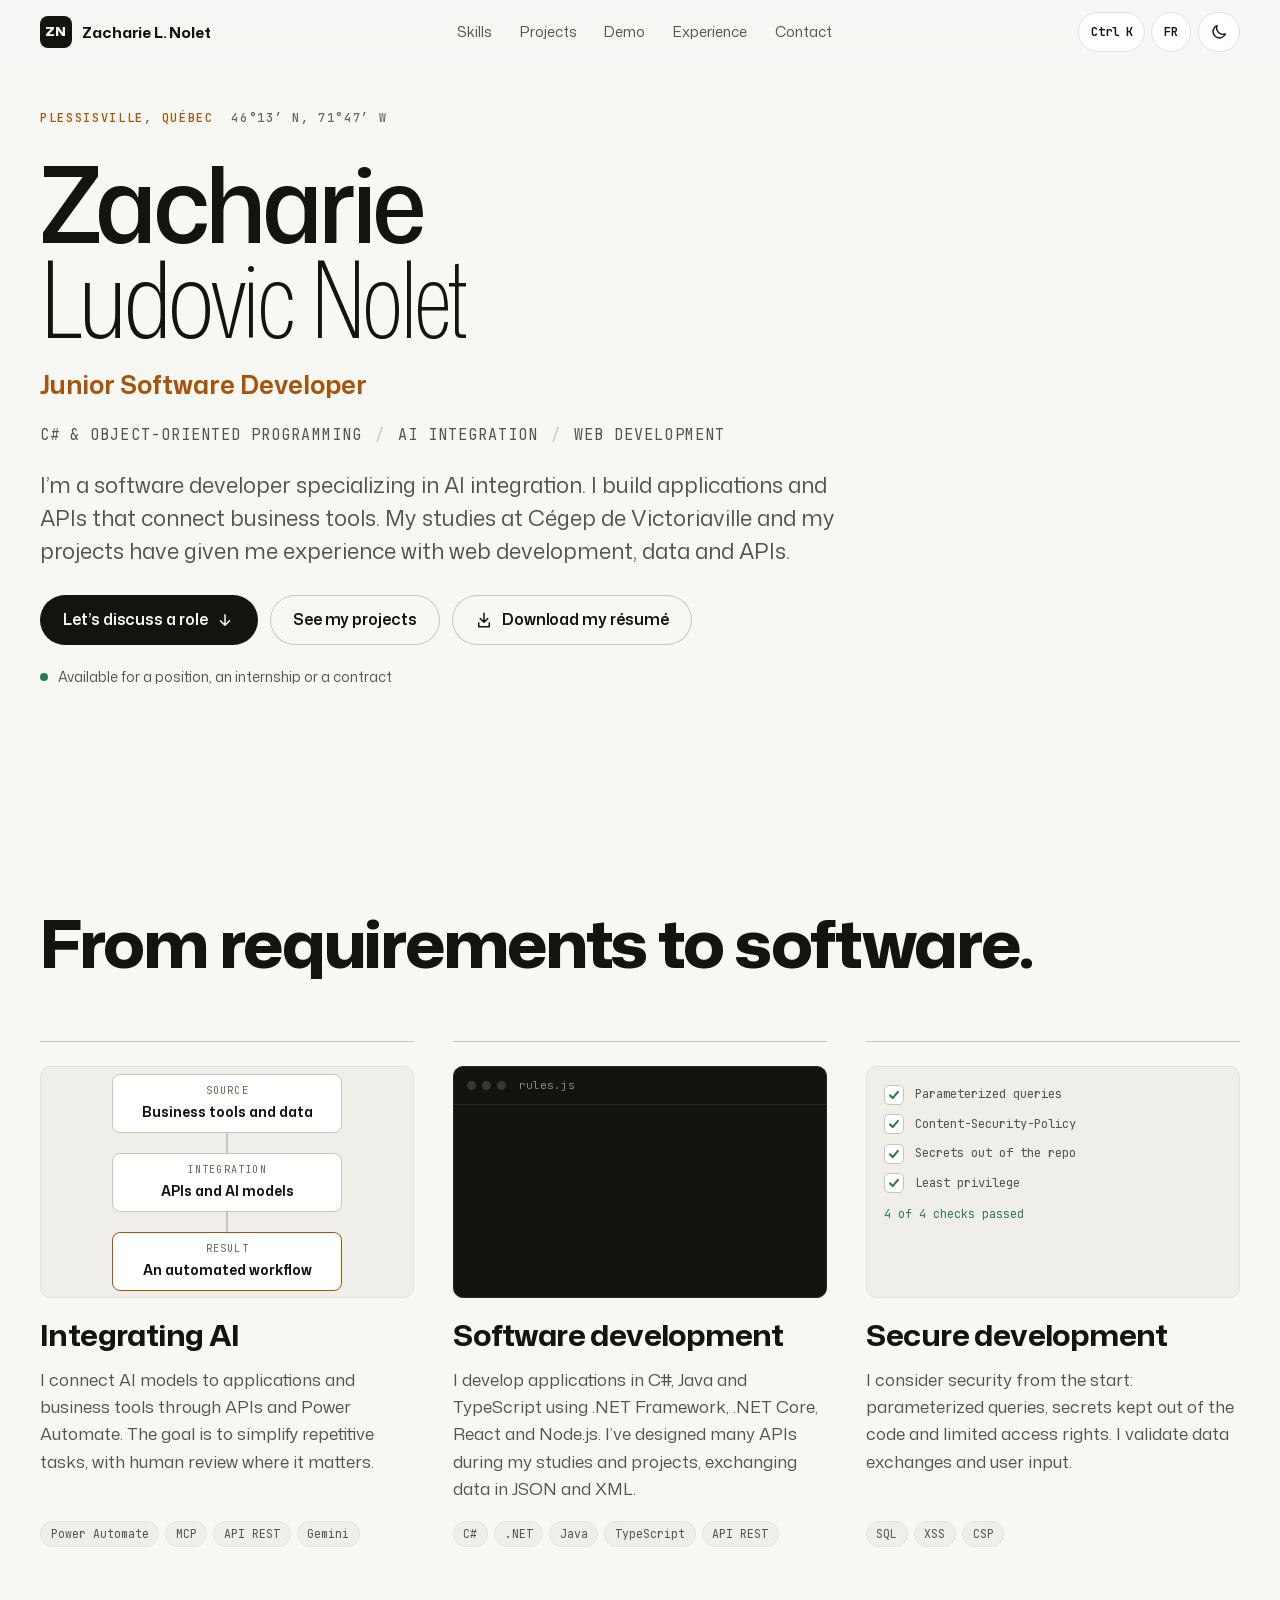
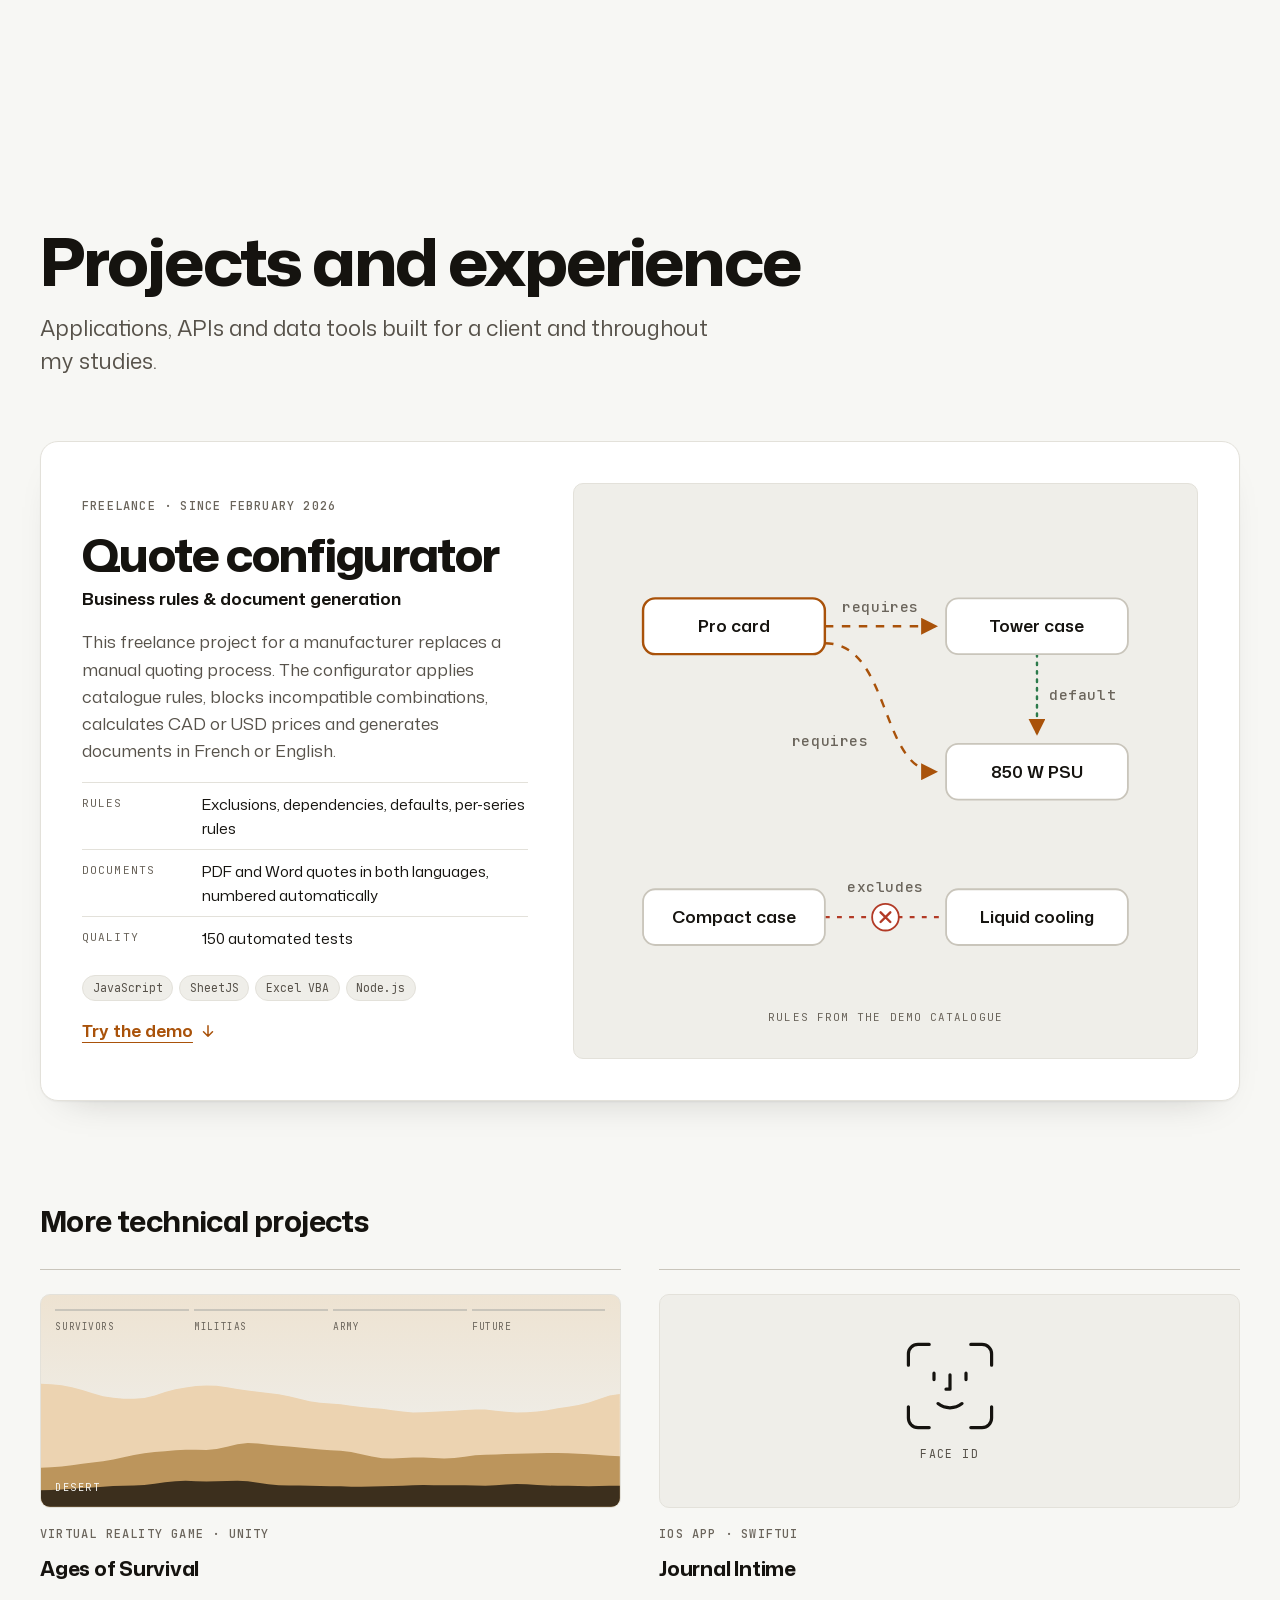
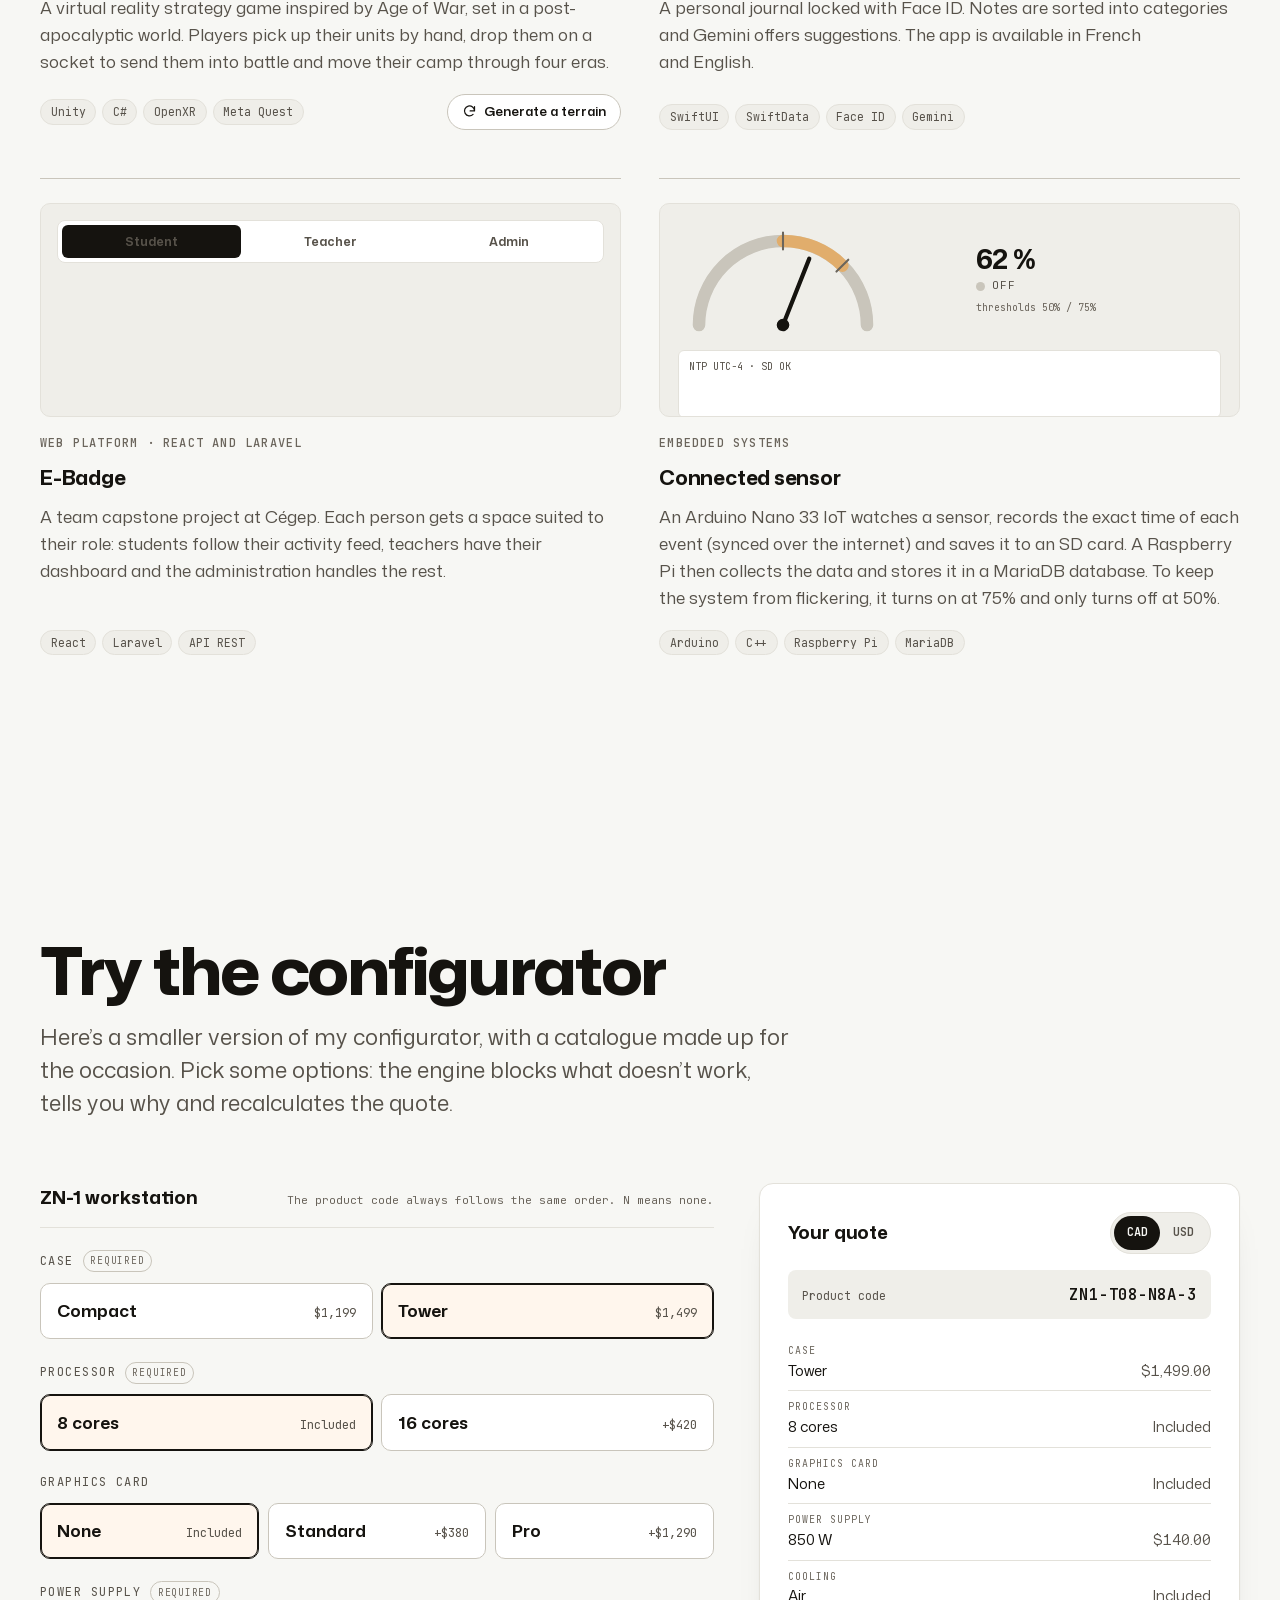
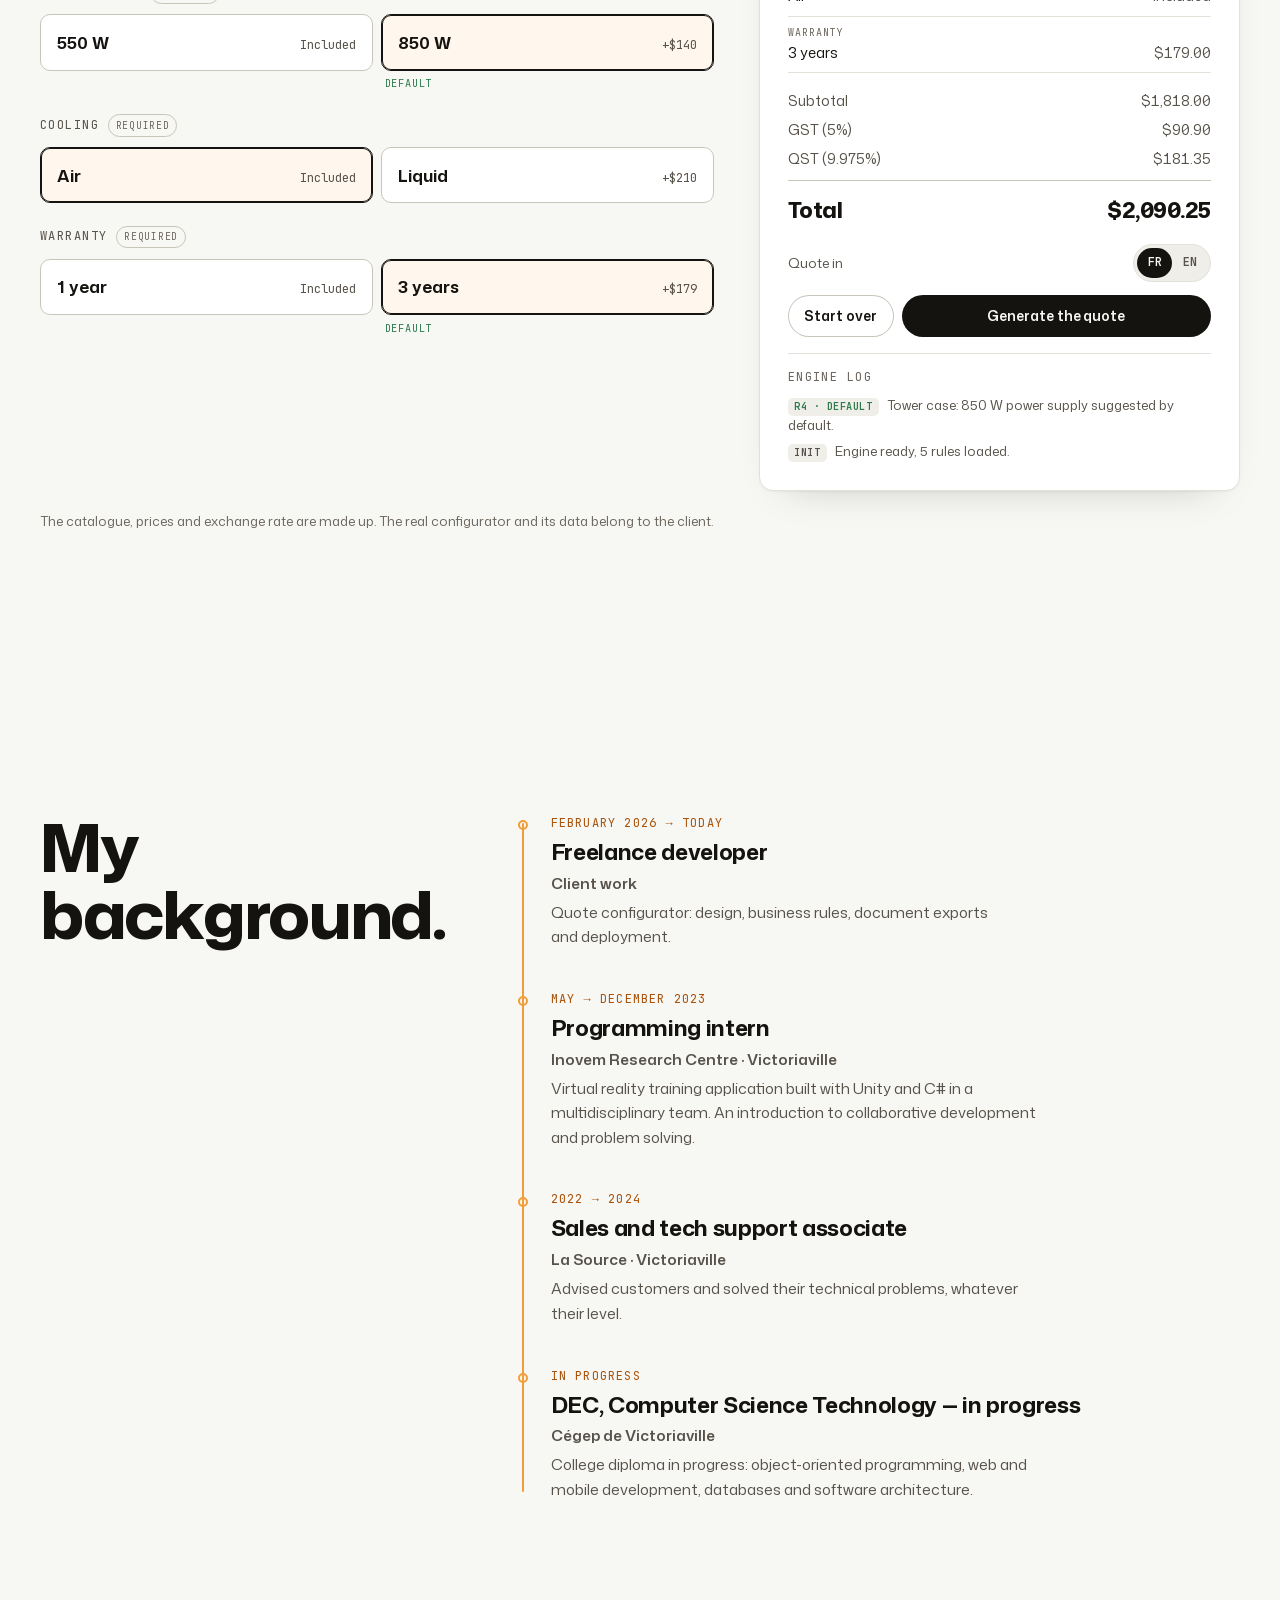
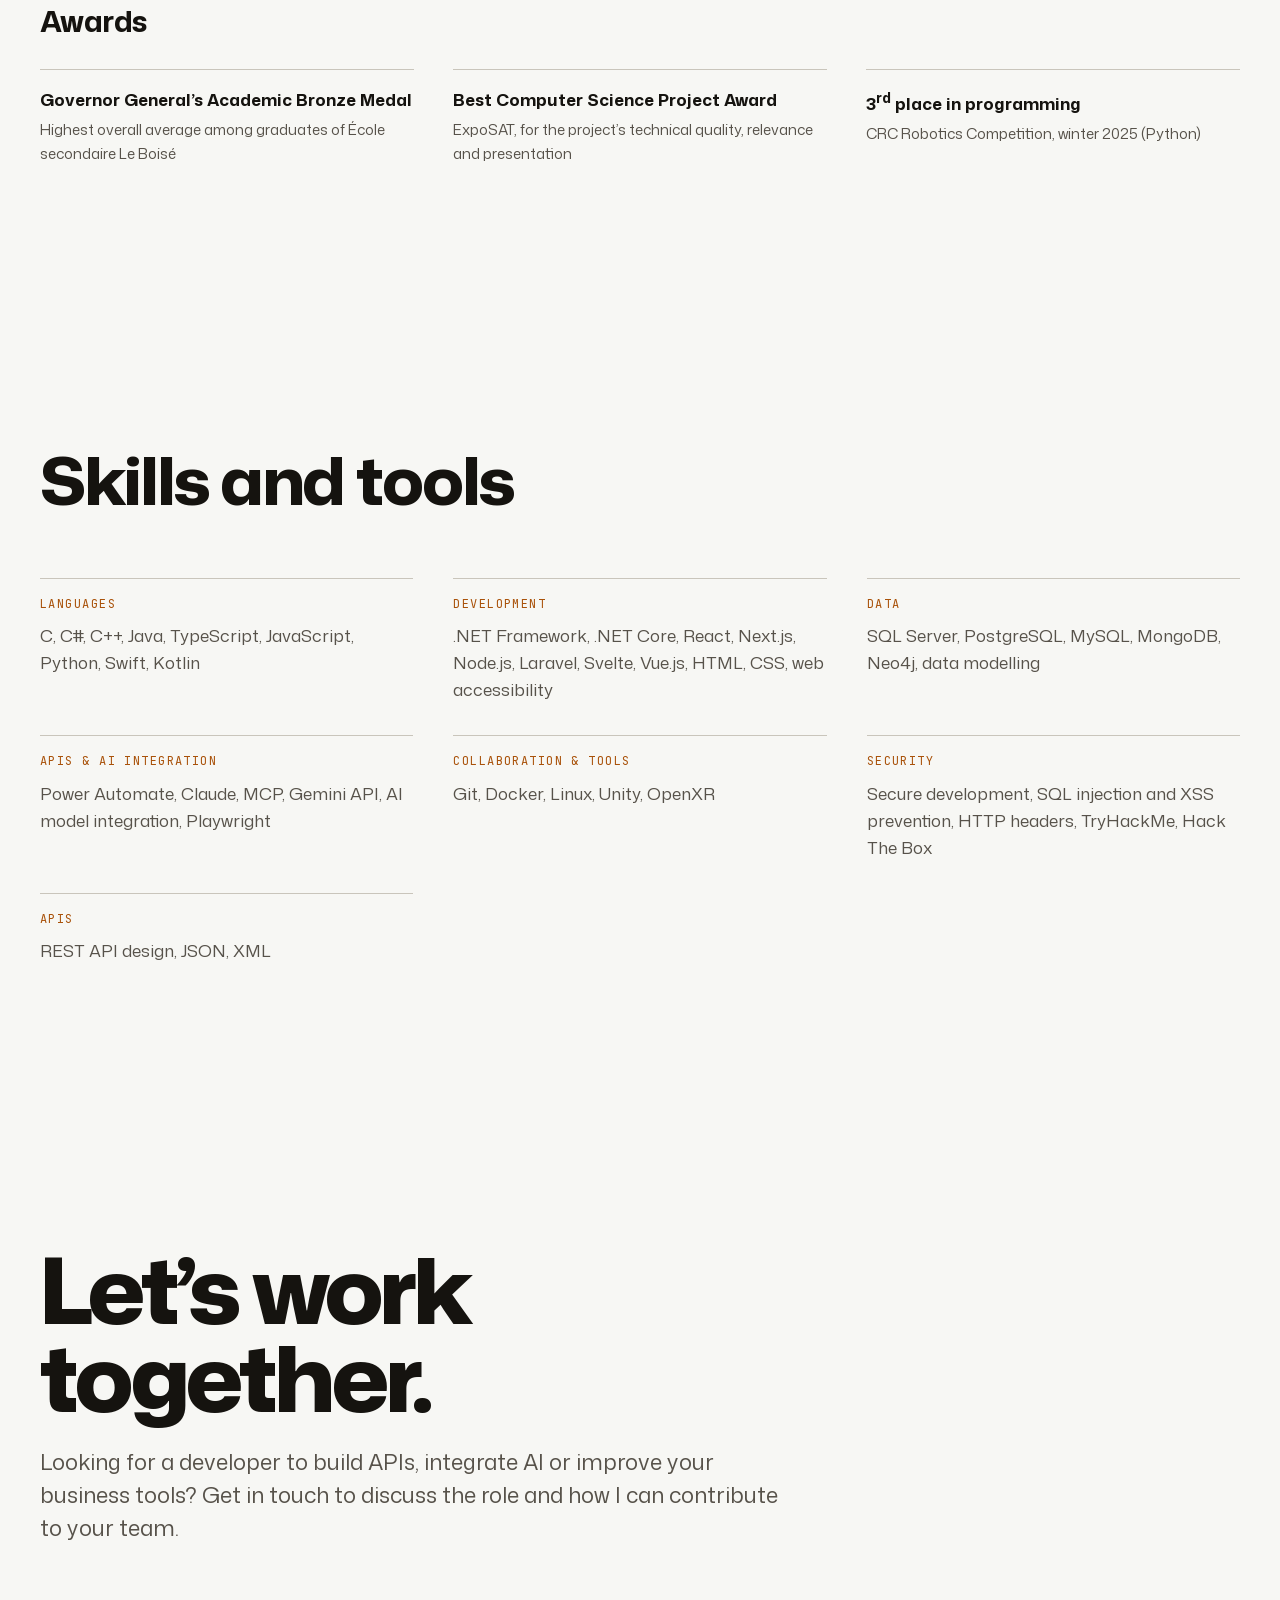
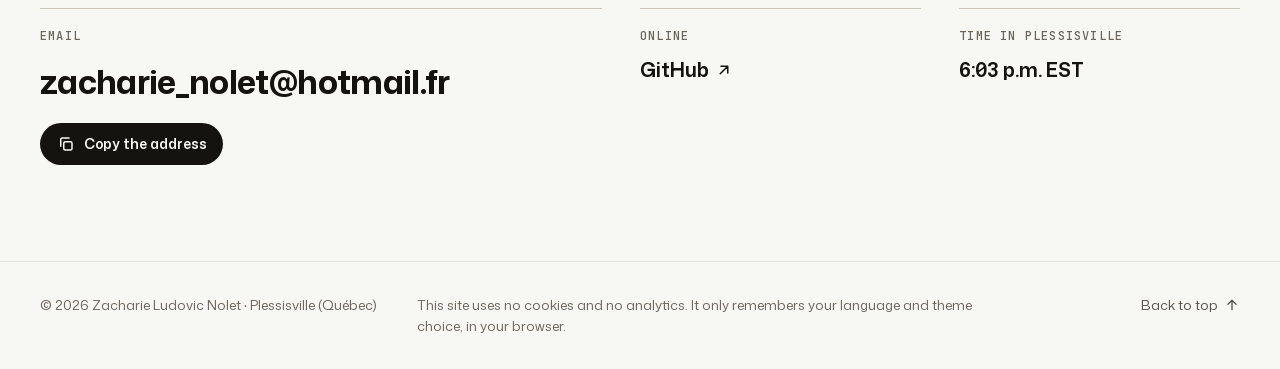
<file: index.html>
<!doctype html><html lang="fr-CA"><head><meta charset="utf-8"><meta name="viewport" content="width=device-width,initial-scale=1,viewport-fit=cover"><meta http-equiv="Content-Security-Policy" content="default-src 'self'; script-src 'self'; style-src 'self'; font-src 'self'; img-src 'self' data:; connect-src 'none'; object-src 'none'; base-uri 'self'; form-action 'none'; manifest-src 'self'; upgrade-insecure-requests"><meta name="referrer" content="strict-origin-when-cross-origin"><title>Zacharie Ludovic Nolet</title><meta name="description" content="Zacharie Ludovic Nolet, développeur logiciel spécialisé en intégration de l’IA. Applications, API REST, C#, .NET, Java, données et API. Disponible pour un poste, un stage ou un contrat."><meta name="author" content="Zacharie Ludovic Nolet"><link rel="canonical" href="https://zacharienoletgit.github.io/"><meta name="color-scheme" content="light dark"><meta name="theme-color" content="#f7f7f4" media="(prefers-color-scheme: light)"><meta name="theme-color" content="#0d0c0a" media="(prefers-color-scheme: dark)"><meta property="og:type" content="profile"><meta property="og:locale" content="fr_CA"><meta property="og:locale:alternate" content="en_CA"><meta property="og:site_name" content="Zacharie Ludovic Nolet"><meta property="og:title" content="Zacharie Ludovic Nolet"><meta property="og:description" content="Zacharie Ludovic Nolet, développeur logiciel spécialisé en intégration de l’IA. Applications, API REST, C#, .NET, Java, données et API. Disponible pour un poste, un stage ou un contrat."><meta property="og:url" content="https://zacharienoletgit.github.io/"><meta property="og:image" content="https://zacharienoletgit.github.io/og-image.jpg"><meta property="og:image:width" content="1200"><meta property="og:image:height" content="630"><meta property="og:image:alt" content="Zacharie Ludovic Nolet — software developer, Plessisville, Québec"><meta name="twitter:card" content="summary_large_image"><link rel="icon" href="favicon.svg" type="image/svg+xml"><link rel="icon" href="favicon-32.png" type="image/png" sizes="32x32"><link rel="apple-touch-icon" href="apple-touch-icon.png"><link rel="manifest" href="site.webmanifest"><link rel="preload" href="fonts/mona-sans.woff2" as="font" type="font/woff2" crossorigin><link rel="stylesheet" href="style.css?v=baf4da1d"><script src="theme.js?v=6c92ae1f"></script><script src="en.js?v=f24a6c1d" defer></script><script src="app.js?v=c9e4ff58" defer></script><script type="application/ld+json">{"@context":"https://schema.org","@type":"Person","name":"Zacharie Ludovic Nolet","url":"https://zacharienoletgit.github.io/","jobTitle":"Développeur logiciel spécialisé en intégration de l’IA","email":"mailto:zacharie_nolet@hotmail.fr","address":{"@type":"PostalAddress","addressLocality":"Plessisville","addressRegion":"QC","addressCountry":"CA"},"award":["Médaille académique de bronze du Gouverneur général","Prix du meilleur projet en informatique, ExpoSAT"],"knowsLanguage":["fr-CA","en-CA"],"sameAs":["https://github.com/zacharienoletGit"],"knowsAbout":["API REST","C#",".NET","Java","Intégration de l’IA"]}</script></head><body><a class="skip" href="#contenu" data-i18n="skip">Aller au contenu</a><div class="progress" aria-hidden="true"><span></span></div><header class="site-header" id="site-header"><div class="wrap bar"><a class="brand" href="#accueil" aria-label="Zacharie L. Nolet, retour en haut" data-i18n-attr="aria-label:brand.aria"><span class="brand-mark" aria-hidden="true">ZN</span> <span class="brand-name">Zacharie L. Nolet</span></a><nav class="nav" aria-label="Navigation principale" data-i18n-attr="aria-label:nav.aria"><a href="#expertise" data-i18n="nav.expertise">Compétences</a> <a href="#projets" data-i18n="nav.work">Projets</a> <a href="#demo" data-i18n="nav.demo">Démo</a> <a href="#parcours" data-i18n="nav.journey">Expérience</a> <a href="#contact" data-i18n="nav.contact">Contact</a></nav><div class="tools" data-requires-js><button class="tool tool-kbd" type="button" data-action="palette" aria-haspopup="dialog" aria-label="Ouvrir la palette de commandes" data-i18n-attr="aria-label:tools.palette"><kbd data-kbd>⌘K</kbd></button> <button class="tool tool-lang" type="button" data-action="lang" aria-label="Switch to English" lang="en"><span data-lang-label>EN</span></button> <button class="tool tool-theme" type="button" data-action="theme" aria-label="Changer de thème" data-i18n-attr="aria-label:tools.theme"><svg class="i-sun" viewBox="0 0 24 24" aria-hidden="true"><circle cx="12" cy="12" r="4"/><path d="M12 2v2M12 20v2M4.93 4.93l1.41 1.41M17.66 17.66l1.41 1.41M2 12h2M20 12h2M6.34 17.66l-1.41 1.41M19.07 4.93l-1.41 1.41"/></svg> <svg class="i-moon" viewBox="0 0 24 24" aria-hidden="true"><path d="M20.5 14.5A8.5 8.5 0 0 1 9.5 3.5a8.5 8.5 0 1 0 11 11Z"/></svg></button> <button class="tool tool-menu" type="button" data-action="palette" aria-haspopup="dialog" aria-label="Ouvrir le menu" data-i18n-attr="aria-label:tools.menu"><span data-i18n="nav.menu">Menu</span></button></div></div></header><main id="contenu"><section class="hero" id="accueil" aria-labelledby="hero-title"><div class="wrap hero-inner"><p class="hero-place"><span data-i18n="hero.place">Plessisville, Québec</span> <span class="coord">46°13′&nbsp;N, 71°47′&nbsp;<span data-i18n="hero.west">O</span></span></p><h1 class="hero-name" id="hero-title"><span class="sr-only">Zacharie Ludovic Nolet</span> <span class="name-visual" aria-hidden="true"><span class="line" data-kinetic>Zacharie</span> <span class="line" data-kinetic>Ludovic Nolet</span></span></h1><p class="hero-role" data-i18n="hero.role">Développeur logiciel junior</p><p class="disciplines"><span class="sr-only"><span data-i18n="hero.d1">C# et programmation objet</span>, <span data-i18n="hero.d2">Intégration de l’IA</span>, <span data-i18n="hero.d3">Développement web</span></span> <span class="disc-visual" aria-hidden="true"><span class="disc" data-scramble data-i18n="hero.d1">C# et programmation objet</span> <span class="disc-sep">/</span> <span class="disc" data-scramble data-i18n="hero.d2">Intégration de l’IA</span> <span class="disc-sep">/</span> <span class="disc" data-scramble data-i18n="hero.d3">Développement web</span></span></p><p class="lede hero-lede" data-i18n="hero.lede">Développeur logiciel, je me spécialise dans l’intégration de l’IA. Je conçois des applications et des API pour relier les outils métiers. Ma formation au Cégep de Victoriaville et mes projets m’ont amené à travailler avec le développement web, les données et les API.</p><div class="hero-actions"><a class="btn btn-primary" href="#contact"><span data-i18n="hero.cta1">Discutons d’un poste</span><svg class="i" viewBox="0 0 24 24" aria-hidden="true"><path d="M12 5v14M6 13l6 6 6-6"/></svg></a><a class="btn btn-ghost" href="#projets"><span data-i18n="hero.cta2">Voir mes projets</span></a><a class="btn btn-ghost" id="download-cv" href="Zacharie_Nolet_CV_Harbor.pdf" download="Zacharie_Nolet_CV_Harbor.pdf"><svg class="i" viewBox="0 0 24 24" aria-hidden="true"><path d="M12 3v12M7 10l5 5 5-5M5 16v5h14v-5"/></svg><span data-i18n="hero.cv">Télécharger mon CV</span></a></div><p class="status"><span class="status-dot" aria-hidden="true"></span><span data-i18n="hero.status">Disponible pour un poste, un stage ou un contrat</span></p></div></section><section class="section" id="expertise" aria-labelledby="exp-title"><div class="wrap"><h2 class="h2 section-title" id="exp-title" data-i18n="exp.title">Du besoin au logiciel.</h2><div class="exp-grid"><article class="exp"><div class="viz viz-flow" aria-hidden="true"><div class="flow-node"><span class="flow-k" data-i18n="viz.flow.k1">Source</span><span class="flow-v" data-i18n="viz.flow.v1">Outils métiers et données</span></div><div class="flow-wire"><i></i></div><div class="flow-node"><span class="flow-k" data-i18n="viz.flow.k2">Intégration</span><span class="flow-v" data-i18n="viz.flow.v2">API et modèles d’IA</span></div><div class="flow-wire"><i></i></div><div class="flow-node flow-out"><span class="flow-k" data-i18n="viz.flow.k3">Résultat</span><span class="flow-v" data-i18n="viz.flow.v3">Un processus automatisé</span></div></div><h3 class="h3" data-i18n="exp.c1.title">Intégrer l’IA</h3><p data-i18n="exp.c1.body">Je connecte les modèles d’IA aux applications et aux outils métiers avec des API et Power Automate. L’objectif : simplifier les tâches répétitives, avec une validation humaine là où elle est nécessaire.</p><ul class="chips"><li>Power Automate</li><li>MCP</li><li>API REST</li><li>Gemini</li></ul></article><article class="exp"><div class="viz viz-code" aria-hidden="true"><div class="code-bar"><i></i><i></i><i></i><span>rules.js</span></div><pre class="code"><code><span class="ln"><span class="kw">function</span> <span class="fn">stateOf</span>(opt, sel) {</span>
<span class="ln">  <span class="kw">if</span> (<span class="fn">excludes</span>(opt, sel))</span>
<span class="ln">    <span class="kw">return</span> <span class="st">"DISABLED"</span>;</span>
<span class="ln">  <span class="kw">if</span> (sel.<span class="fn">has</span>(opt.key))</span>
<span class="ln">    <span class="kw">return</span> <span class="st">"SELECTED"</span>;</span>
<span class="ln">  <span class="kw">return</span> opt.isDefault</span>
<span class="ln">    ? <span class="st">"DEFAULT"</span> : <span class="st">"AVAILABLE"</span>;</span>
<span class="ln">}</span></code></pre></div><h3 class="h3" data-i18n="exp.c2.title">Développement logiciel</h3><p data-i18n="exp.c2.body">Je développe des applications en C#, Java et TypeScript, avec .NET Framework, .NET Core, React et Node.js. J’ai conçu de nombreuses API au cours de ma formation et de mes projets, avec des échanges de données en JSON et en XML.</p><ul class="chips"><li>C#</li><li>.NET</li><li>Java</li><li>TypeScript</li><li>API REST</li></ul></article><article class="exp"><div class="viz viz-audit" aria-hidden="true"><ul class="audit"><li><span class="audit-box"><svg viewBox="0 0 16 16"><path d="M3.5 8.5l3 3 6-7"/></svg></span><span data-i18n="viz.audit.1">Requêtes paramétrées</span></li><li><span class="audit-box"><svg viewBox="0 0 16 16"><path d="M3.5 8.5l3 3 6-7"/></svg></span><span>Content-Security-Policy</span></li><li><span class="audit-box"><svg viewBox="0 0 16 16"><path d="M3.5 8.5l3 3 6-7"/></svg></span><span data-i18n="viz.audit.3">Secrets hors du dépôt</span></li><li><span class="audit-box"><svg viewBox="0 0 16 16"><path d="M3.5 8.5l3 3 6-7"/></svg></span><span data-i18n="viz.audit.4">Moindre privilège</span></li></ul><p class="audit-foot" data-i18n="viz.audit.foot">4 contrôles sur 4 réussis</p></div><h3 class="h3" data-i18n="exp.c3.title">Développement sécurisé</h3><p data-i18n="exp.c3.body">Je tiens compte de la sécurité dès la conception : requêtes paramétrées, secrets hors du code et droits d’accès limités. Je vérifie les échanges de données et les entrées des utilisateurs.</p><ul class="chips"><li>SQL</li><li>XSS</li><li>CSP</li></ul></article></div></div></section><section class="section section-work" id="projets" aria-labelledby="work-title"><div class="wrap"><div class="section-head"><h2 class="h2" id="work-title" data-i18n="work.title">Projets et réalisations</h2><p class="lede" data-i18n="work.lede">Des applications, des API et des outils de données développés pour un client et au cours de ma formation.</p></div><div class="stack"><article class="feature" aria-labelledby="f1-title"><div class="feature-text"><p class="meta" data-i18n="f1.meta">Travail autonome · depuis février 2026</p><h3 class="feature-title" id="f1-title" data-i18n="f1.title">Configurateur de soumissions</h3><p class="feature-sub" data-i18n="f1.sub">Règles d’affaires et génération de documents</p><p data-i18n="f1.body">Ce mandat pour une entreprise manufacturière remplace un processus manuel de soumission. Le configurateur applique les règles du catalogue, bloque les combinaisons incompatibles, calcule les prix en CAD ou USD et génère des documents en français ou en anglais.</p><dl class="facts"><div><dt data-i18n="f1.k1">Règles</dt><dd data-i18n="f1.v1">Exclusions, dépendances, choix par défaut, règles par série</dd></div><div><dt data-i18n="f1.k2">Documents</dt><dd data-i18n="f1.v2">Soumissions PDF et Word dans les deux langues, numérotées automatiquement</dd></div><div><dt data-i18n="f1.k3">Qualité</dt><dd data-i18n="f1.v3">150 tests automatisés</dd></div></dl><ul class="chips"><li>JavaScript</li><li>SheetJS</li><li>Excel VBA</li><li>Node.js</li></ul><a class="link-arrow" href="#demo"><span data-i18n="f1.cta">Essayer la démo</span><svg class="i" viewBox="0 0 24 24" aria-hidden="true"><path d="M12 5v14M6 13l6 6 6-6"/></svg></a></div><div class="feature-viz viz viz-graph" aria-hidden="true"><svg class="graph" viewBox="0 0 420 330"><defs><marker id="arw" viewBox="0 0 10 10" refX="9" refY="5" markerWidth="7" markerHeight="7" orient="auto-start-reverse"><path d="M0 0L10 5L0 10z" class="mk"/></marker></defs><path class="edge edge-req" d="M160 53 H252" marker-end="url(#arw)"/><path class="edge edge-req" d="M160 67 C 215 67, 205 173, 252 173" marker-end="url(#arw)"/><path class="edge edge-def" d="M335 76 V 142" marker-end="url(#arw)"/><path class="edge edge-exc" d="M160 293 H260"/><g class="x-mark" transform="translate(210 293)"><circle r="11"/><path d="M-4 -4L4 4M4 -4L-4 4"/></g><text class="elabel" x="206" y="41" text-anchor="middle" data-i18n="g.req">exige</text><text class="elabel" x="196" y="152" text-anchor="end" data-i18n="g.req">exige</text><text class="elabel" x="345" y="114" data-i18n="g.def">par défaut</text><text class="elabel" x="210" y="272" text-anchor="middle" data-i18n="g.exc">exclut</text><g class="node node-hot"><rect x="10" y="30" width="150" height="46" rx="10"/><text x="85" y="58" text-anchor="middle" data-i18n="g.pro">Carte Pro</text></g><g class="node"><rect x="260" y="30" width="150" height="46" rx="10"/><text x="335" y="58" text-anchor="middle" data-i18n="g.tour">Boîtier tour</text></g><g class="node"><rect x="260" y="150" width="150" height="46" rx="10"/><text x="335" y="178" text-anchor="middle" data-i18n="g.psu">Alim. 850 W</text></g><g class="node"><rect x="10" y="270" width="150" height="46" rx="10"/><text x="85" y="298" text-anchor="middle" data-i18n="g.compact">Boîtier compact</text></g><g class="node"><rect x="260" y="270" width="150" height="46" rx="10"/><text x="335" y="298" text-anchor="middle" data-i18n="g.liquid">Refroid. liquide</text></g></svg><p class="viz-caption" data-i18n="g.caption">Règles du catalogue de la démo</p></div></article></div><h3 class="more-title" data-i18n="more.title">Autres projets techniques</h3><div class="more-grid"><article class="mini"><div class="viz viz-terrain" aria-hidden="true"><svg class="terrain" viewBox="0 0 400 180" preserveAspectRatio="none"><path class="ridge r3" d="M0 180Z"/><path class="ridge r2" d="M0 180Z"/><path class="ridge r1" d="M0 180Z"/></svg><ol class="eras"><li data-i18n="m1.e1">Survivants</li><li data-i18n="m1.e2">Milices</li><li data-i18n="m1.e3">Armée</li><li data-i18n="m1.e4">Futur</li></ol><p class="biome" data-biome>Désert</p></div><p class="meta" data-i18n="m1.meta">Jeu en réalité virtuelle · Unity</p><h4 class="h4">Ages of Survival</h4><p data-i18n="m1.body">Un jeu de stratégie en réalité virtuelle inspiré d’Age of War, dans un monde postapocalyptique. Le joueur prend ses unités dans ses mains, les dépose sur un socle pour les envoyer au combat et fait évoluer son camp sur quatre époques.</p><div class="mini-foot"><ul class="chips"><li>Unity</li><li>C#</li><li>OpenXR</li><li>Meta Quest</li></ul><button class="btn-mini" type="button" data-action="terrain" data-requires-js><svg class="i" viewBox="0 0 24 24" aria-hidden="true"><path d="M20 11a8 8 0 1 0-2.34 5.66M20 4v7h-7"/></svg><span data-i18n="m1.btn">Générer un terrain</span></button></div></article><article class="mini"><div class="viz viz-faceid" aria-hidden="true"><svg class="faceid" viewBox="0 0 120 120"><g class="fid-corners"><path d="M8 34V20a12 12 0 0 1 12-12h14"/><path d="M86 8h14a12 12 0 0 1 12 12v14"/><path d="M112 86v14a12 12 0 0 1-12 12H86"/><path d="M34 112H20a12 12 0 0 1-12-12V86"/></g><g class="fid-face"><path d="M40 44v8M80 44v8"/><path d="M60 46v18h-5"/><path d="M45 82c9 7 21 7 30 0"/></g><path class="fid-check" d="M38 62l15 15 29-32"/><rect class="fid-scan" x="14" y="20" width="92" height="3" rx="1.5"/></svg><p class="fid-label"><span class="fid-l1">Face ID</span><span class="fid-l2" data-i18n="m2.unlocked">Déverrouillé</span></p></div><p class="meta" data-i18n="m2.meta">Application iOS · SwiftUI</p><h4 class="h4">Journal Intime</h4><p data-i18n="m2.body">Un journal personnel verrouillé par Face ID. Les notes sont classées par catégories et Gemini propose des suggestions. L’application est offerte en français et en anglais.</p><ul class="chips"><li>SwiftUI</li><li>SwiftData</li><li>Face ID</li><li>Gemini</li></ul></article><article class="mini"><div class="viz viz-roles" aria-hidden="true"><div class="roles-tabs"><span data-i18n="m3.r1">Étudiant</span><span data-i18n="m3.r2">Enseignant</span><span>Admin</span><i class="roles-ind"></i></div><div class="roles-panels"><div class="rp rp1"><b data-i18n="m3.p1">Fil d’activité</b><i></i><i></i><i class="short"></i></div><div class="rp rp2"><b data-i18n="m3.p2">Tableau de bord</b><div class="rp-bars"><i></i><i></i><i></i><i></i></div></div><div class="rp rp3"><b data-i18n="m3.p3">Administration</b><i></i><i class="short"></i><i></i></div></div></div><p class="meta" data-i18n="m3.meta">Plateforme web · React et Laravel</p><h4 class="h4">E-Badge</h4><p data-i18n="m3.body">Projet intégrateur réalisé en équipe au Cégep. Chaque personne voit un espace adapté à son rôle&nbsp;: l’étudiant suit son fil d’activité, l’enseignant a son tableau de bord et l’administration gère le reste.</p><ul class="chips"><li>React</li><li>Laravel</li><li>API REST</li></ul></article><article class="mini"><div class="viz viz-iot" aria-hidden="true"><svg class="gauge" viewBox="0 0 200 116"><path class="g-track" d="M20 100 A80 80 0 0 1 180 100"/><path class="g-band" d="M100 20 A80 80 0 0 1 156.57 43.43"/><path class="g-tick" d="M100 12 V28M162.2 37.8 L150.9 49.1"/><g class="g-needle"><path d="M100 100 L100 32"/><circle cx="100" cy="100" r="6"/></g></svg><div class="iot-readout"><p class="iot-val"><b data-iot-val>62</b>&nbsp;%</p><p class="iot-state"><span class="led"></span><span data-iot-label>INACTIF</span></p><p class="iot-th" data-i18n="m4.th">seuils 50&nbsp;% / 75&nbsp;%</p></div><ol class="iot-log" data-iot-log><li>NTP UTC−4 · SD OK</li></ol></div><p class="meta" data-i18n="m4.meta">Systèmes embarqués</p><h4 class="h4" data-i18n="m4.title">Capteur connecté</h4><p data-i18n="m4.body">Un Arduino Nano 33 IoT surveille un capteur, note l’heure exacte de chaque événement (synchronisée par Internet) et l’enregistre sur une carte SD. Un Raspberry Pi récupère ensuite les données et les range dans une base MariaDB. Pour éviter que le système clignote, il s’active à 75&nbsp;% et ne se désactive qu’à 50&nbsp;%.</p><ul class="chips"><li>Arduino</li><li>C++</li><li>Raspberry Pi</li><li>MariaDB</li></ul></article></div></div></section><section class="section section-demo" id="demo" aria-labelledby="demo-title"><div class="wrap"><div class="section-head"><h2 class="h2" id="demo-title" data-i18n="demo.title">Essayez le configurateur</h2><p class="lede" data-i18n="demo.lede">Voici une version réduite de mon configurateur, avec un catalogue inventé pour l’occasion. Choisissez des options&nbsp;: le moteur bloque ce qui ne fonctionne pas, vous dit pourquoi et recalcule la soumission.</p></div><form class="cpq" id="cpq" novalidate><div class="cpq-options"><p class="cpq-product"><span data-i18n="cpq.product">Poste de travail ZN-1</span> <span class="cpq-hint" data-i18n="cpq.codehint">Le code produit suit toujours le même ordre. N veut dire aucune.</span></p><fieldset class="cpq-group" data-group="format"><legend><span data-i18n="cpq.g.format">Boîtier</span> <span class="req" data-i18n="cpq.required">requis</span></legend><div class="opts"><label class="opt"><input type="radio" name="format" value="C" id="o-format-C" aria-describedby="w-format-C"><span class="opt-body"><span class="opt-name" data-i18n="cpq.o.C">Compact</span><span class="opt-price">1&nbsp;199&nbsp;$</span></span><span class="opt-why" id="w-format-C"></span></label> <label class="opt"><input type="radio" name="format" value="T" id="o-format-T" aria-describedby="w-format-T" checked><span class="opt-body"><span class="opt-name" data-i18n="cpq.o.T">Tour</span><span class="opt-price">1&nbsp;499&nbsp;$</span></span><span class="opt-why" id="w-format-T"></span></label></div></fieldset><fieldset class="cpq-group" data-group="cpu"><legend><span data-i18n="cpq.g.cpu">Processeur</span> <span class="req" data-i18n="cpq.required">requis</span></legend><div class="opts"><label class="opt"><input type="radio" name="cpu" value="08" id="o-cpu-08" aria-describedby="w-cpu-08" checked><span class="opt-body"><span class="opt-name" data-i18n="cpq.o.08">8 cœurs</span><span class="opt-price">Inclus</span></span><span class="opt-why" id="w-cpu-08"></span></label> <label class="opt"><input type="radio" name="cpu" value="16" id="o-cpu-16" aria-describedby="w-cpu-16"><span class="opt-body"><span class="opt-name" data-i18n="cpq.o.16">16 cœurs</span><span class="opt-price">+420&nbsp;$</span></span><span class="opt-why" id="w-cpu-16"></span></label></div></fieldset><fieldset class="cpq-group" data-group="gpu"><legend><span data-i18n="cpq.g.gpu">Carte graphique</span></legend><div class="opts"><label class="opt"><input type="radio" name="gpu" value="N" id="o-gpu-N" aria-describedby="w-gpu-N" checked><span class="opt-body"><span class="opt-name" data-i18n="cpq.o.N">Aucune</span><span class="opt-price">Inclus</span></span><span class="opt-why" id="w-gpu-N"></span></label> <label class="opt"><input type="radio" name="gpu" value="S" id="o-gpu-S" aria-describedby="w-gpu-S"><span class="opt-body"><span class="opt-name" data-i18n="cpq.o.S">Standard</span><span class="opt-price">+380&nbsp;$</span></span><span class="opt-why" id="w-gpu-S"></span></label> <label class="opt"><input type="radio" name="gpu" value="P" id="o-gpu-P" aria-describedby="w-gpu-P"><span class="opt-body"><span class="opt-name" data-i18n="cpq.o.P">Pro</span><span class="opt-price">+1&nbsp;290&nbsp;$</span></span><span class="opt-why" id="w-gpu-P"></span></label></div></fieldset><fieldset class="cpq-group" data-group="psu"><legend><span data-i18n="cpq.g.psu">Alimentation</span> <span class="req" data-i18n="cpq.required">requis</span></legend><div class="opts"><label class="opt"><input type="radio" name="psu" value="5" id="o-psu-5" aria-describedby="w-psu-5"><span class="opt-body"><span class="opt-name">550&nbsp;W</span><span class="opt-price">Inclus</span></span><span class="opt-why" id="w-psu-5"></span></label> <label class="opt"><input type="radio" name="psu" value="8" id="o-psu-8" aria-describedby="w-psu-8" checked><span class="opt-body"><span class="opt-name">850&nbsp;W</span><span class="opt-price">+140&nbsp;$</span></span><span class="opt-why" id="w-psu-8"><span class="tag-default" data-i18n="cpq.default">par défaut</span></span></label></div></fieldset><fieldset class="cpq-group" data-group="cool"><legend><span data-i18n="cpq.g.cool">Refroidissement</span> <span class="req" data-i18n="cpq.required">requis</span></legend><div class="opts"><label class="opt"><input type="radio" name="cool" value="A" id="o-cool-A" aria-describedby="w-cool-A" checked><span class="opt-body"><span class="opt-name" data-i18n="cpq.o.A">À air</span><span class="opt-price">Inclus</span></span><span class="opt-why" id="w-cool-A"></span></label> <label class="opt"><input type="radio" name="cool" value="L" id="o-cool-L" aria-describedby="w-cool-L"><span class="opt-body"><span class="opt-name" data-i18n="cpq.o.L">Liquide</span><span class="opt-price">+210&nbsp;$</span></span><span class="opt-why" id="w-cool-L"></span></label></div></fieldset><fieldset class="cpq-group" data-group="war"><legend><span data-i18n="cpq.g.war">Garantie</span> <span class="req" data-i18n="cpq.required">requis</span></legend><div class="opts"><label class="opt"><input type="radio" name="war" value="1" id="o-war-1" aria-describedby="w-war-1"><span class="opt-body"><span class="opt-name" data-i18n="cpq.o.1">1 an</span><span class="opt-price">Inclus</span></span><span class="opt-why" id="w-war-1"></span></label> <label class="opt"><input type="radio" name="war" value="3" id="o-war-3" aria-describedby="w-war-3" checked><span class="opt-body"><span class="opt-name" data-i18n="cpq.o.3">3 ans</span><span class="opt-price">+179&nbsp;$</span></span><span class="opt-why" id="w-war-3"><span class="tag-default" data-i18n="cpq.default">par défaut</span></span></label></div></fieldset></div><div class="cpq-summary" role="group" aria-labelledby="sum-title"><div class="sum-card"><div class="sum-head"><h3 class="sum-title" id="sum-title" data-i18n="cpq.sum.title">Votre soumission</h3><div class="seg" role="group" aria-label="Devise" data-i18n-attr="aria-label:cpq.currency"><button type="button" data-cur="CAD" aria-pressed="true">CAD</button> <button type="button" data-cur="USD" aria-pressed="false">USD</button></div></div><p class="sum-code"><span data-i18n="cpq.code">Code produit</span><output id="cpq-code">ZN1-T08-N8A-3</output></p><ul class="sum-lines" id="cpq-lines"><li><span><small data-i18n="cpq.g.format">Boîtier</small> <span data-i18n="cpq.o.T">Tour</span></span><span>1&nbsp;499,00&nbsp;$</span></li><li><span><small data-i18n="cpq.g.cpu">Processeur</small> <span data-i18n="cpq.o.08">8 cœurs</span></span><span data-i18n="cpq.included">Inclus</span></li><li><span><small data-i18n="cpq.g.gpu">Carte graphique</small> <span data-i18n="cpq.o.N">Aucune</span></span><span data-i18n="cpq.included">Inclus</span></li><li><span><small data-i18n="cpq.g.psu">Alimentation</small> 850&nbsp;W</span><span>140,00&nbsp;$</span></li><li><span><small data-i18n="cpq.g.cool">Refroidissement</small> <span data-i18n="cpq.o.A">À air</span></span><span data-i18n="cpq.included">Inclus</span></li><li><span><small data-i18n="cpq.g.war">Garantie</small> <span data-i18n="cpq.o.3">3 ans</span></span><span>179,00&nbsp;$</span></li></ul><dl class="sum-totals"><div><dt data-i18n="cpq.subtotal">Sous-total</dt><dd id="cpq-sub">1&nbsp;818,00&nbsp;$</dd></div><div class="tax"><dt data-i18n="cpq.tps">TPS (5&nbsp;%)</dt><dd id="cpq-tps">90,90&nbsp;$</dd></div><div class="tax"><dt data-i18n="cpq.tvq">TVQ (9,975&nbsp;%)</dt><dd id="cpq-tvq">181,35&nbsp;$</dd></div><div class="sum-total"><dt data-i18n="cpq.total">Total</dt><dd id="cpq-total">2&nbsp;090,25&nbsp;$</dd></div></dl><p class="usd-note" id="cpq-usd-note" hidden data-i18n="cpq.usdnote">Taux fictif&nbsp;: 1&nbsp;$&nbsp;CA = 0,73&nbsp;$&nbsp;US. Les taxes ne sont pas calculées en dollars américains.</p><div class="sum-actions"><div class="qlang"><span id="qlang-label" data-i18n="cpq.qlang">Soumission en</span><div class="seg seg-sm" role="group" aria-labelledby="qlang-label"><button type="button" data-qlang="fr" aria-pressed="true">FR</button> <button type="button" data-qlang="en" aria-pressed="false">EN</button></div></div><div class="sum-buttons"><button type="button" class="btn btn-ghost btn-sm" id="cpq-reset" data-i18n="cpq.reset">Recommencer</button> <button type="button" class="btn btn-primary btn-sm" id="cpq-generate" data-i18n="cpq.generate">Générer la soumission</button></div></div><div class="engine-log"><p class="log-title" data-i18n="cpq.log">Journal du moteur</p><ol id="cpq-log" aria-live="polite"><li><b class="rt rt-def">R4 · DEFAULT</b> <span data-i18n="cpq.init.r4">Boîtier tour&nbsp;: alimentation de 850&nbsp;W proposée par défaut.</span></li><li><b class="rt">INIT</b> <span data-i18n="cpq.init.ready">Moteur prêt, 5 règles chargées.</span></li></ol></div><div class="quote" id="quote" hidden><div class="quote-paper" role="document" aria-labelledby="quote-h"><div class="quote-top"><p class="quote-h" id="quote-h">SOUMISSION</p><p class="quote-no" id="quote-no">QP-2026-201</p></div><p class="quote-meta" id="quote-meta"></p><table class="quote-table"><thead><tr><th id="q-th-desc">Description</th><th id="q-th-price">Prix</th></tr></thead><tbody id="quote-rows"></tbody><tfoot id="quote-foot"></tfoot></table><p class="quote-fine" id="quote-fine"></p></div><button type="button" class="btn btn-ghost btn-sm quote-close" id="quote-close" data-i18n="cpq.close">Fermer</button></div></div></div></form><p class="fine" data-i18n="cpq.fine">Le catalogue, les prix et le taux de change sont inventés. Le vrai configurateur et ses données appartiennent au client.</p></div></section><section class="section" id="parcours" aria-labelledby="tl-title"><div class="wrap journey"><h2 class="h2 journey-head" id="tl-title" data-i18n="tl.title">Mon parcours.</h2><ol class="timeline"><li class="tl-item"><p class="tl-date" data-i18n="tl.3.date">Février 2026 → aujourd’hui</p><h3 class="tl-role" data-i18n="tl.3.role">Développeur, travail autonome</h3><p class="tl-org" data-i18n="tl.3.org">Mandats</p><p class="tl-desc" data-i18n="tl.3.desc">Configurateur de soumissions : conception, règles de gestion, exportations et mise en production.</p></li><li class="tl-item"><p class="tl-date" data-i18n="tl.4.date">Mai → décembre 2023</p><h3 class="tl-role" data-i18n="tl.4.role">Stagiaire en programmation</h3><p class="tl-org" data-i18n="tl.4.org">Centre de recherche Inovem · Victoriaville</p><p class="tl-desc" data-i18n="tl.4.desc">Application de formation en réalité virtuelle avec Unity et C#, au sein d’une équipe multidisciplinaire. Une première expérience du développement collaboratif et de la résolution de problèmes.</p></li><li class="tl-item"><p class="tl-date">2022 → 2024</p><h3 class="tl-role" data-i18n="tl.5.role">Conseiller, ventes et soutien technique</h3><p class="tl-org">La Source · Victoriaville</p><p class="tl-desc" data-i18n="tl.5.desc">Conseiller les clients et régler leurs problèmes techniques, quel que soit leur niveau.</p></li><li class="tl-item"><p class="tl-date" data-i18n="tl.6.date">En cours</p><h3 class="tl-role" data-i18n="tl.6.role">DEC, Techniques de l’informatique — en cours</h3><p class="tl-org">Cégep de Victoriaville</p><p class="tl-desc" data-i18n="tl.6.desc">Formation collégiale en cours : programmation orientée objet, développement web et mobile, bases de données et architecture logicielle.</p></li></ol></div><div class="wrap"><h3 class="awards-title" data-i18n="aw.title">Distinctions</h3><ul class="awards"><li class="award"><p class="award-name" data-i18n="aw.1">Médaille académique de bronze du Gouverneur général</p><p class="award-desc" data-i18n="aw.1.d">Meilleure moyenne générale des finissants de l’École secondaire Le Boisé</p></li><li class="award"><p class="award-name" data-i18n="aw.2">Prix du meilleur projet en informatique</p><p class="award-desc" data-i18n="aw.2.d">ExpoSAT, pour la qualité technique, la pertinence et la présentation du projet</p></li><li class="award"><p class="award-name" data-i18n="aw.3">3<sup>e</sup> place en programmation</p><p class="award-desc" data-i18n="aw.3.d">Compétition de robotique CRC, hiver 2025 (Python)</p></li></ul></div></section><section class="section section-tools" id="outils" aria-labelledby="tools-title"><div class="wrap"><h2 class="h2 section-title" id="tools-title" data-i18n="tools.title">Compétences et outils</h2><dl class="toolbox"><div class="tb"><dt data-i18n="tools.g1">Langages</dt><dd>C, C#, C++, Java, TypeScript, JavaScript, Python, Swift, Kotlin</dd></div><div class="tb"><dt data-i18n="tools.g2">Développement</dt><dd data-i18n="tools.g2.v">.NET Framework, .NET Core, React, Next.js, Node.js, Laravel, Svelte, Vue.js, HTML, CSS, accessibilité web</dd></div><div class="tb"><dt data-i18n="tools.g3">Données</dt><dd data-i18n="tools.g3.v">SQL Server, PostgreSQL, MySQL, MongoDB, Neo4j, modélisation de données</dd></div><div class="tb"><dt data-i18n="tools.g4">API et intégration IA</dt><dd data-i18n="tools.g4.v">Power Automate, Claude, MCP, API Gemini, intégration de modèles d’IA, Playwright</dd></div><div class="tb"><dt data-i18n="tools.g5">Collaboration et outils</dt><dd data-i18n="tools.g5.v">Git, Docker, Linux, Unity, OpenXR</dd></div><div class="tb"><dt data-i18n="tools.g6">Sécurité</dt><dd data-i18n="tools.g6.v">Développement sécurisé, prévention des injections SQL et XSS, en-têtes HTTP, TryHackMe, Hack The Box</dd></div><div class="tb"><dt data-i18n="tools.g7">API</dt><dd data-i18n="tools.g7.v">Conception d’API REST, JSON, XML</dd></div></dl></div></section><section class="section section-contact" id="contact" aria-labelledby="contact-title"><div class="wrap"><h2 class="contact-title" id="contact-title" data-i18n="contact.title">Faisons équipe.</h2><p class="lede contact-lede" data-i18n="contact.lede">Vous cherchez un développeur pour concevoir des API, intégrer l’IA ou faire évoluer vos outils métiers ? Écrivez-moi pour discuter du poste et de ce que je peux apporter à votre équipe.</p><div class="contact-grid"><div class="contact-cell contact-email"><p class="label" data-i18n="contact.email">Courriel</p><p class="email-line"><a class="email" id="email" href="mailto:zacharie_nolet@hotmail.fr">zacharie_nolet@hotmail.fr</a></p><div class="email-actions" data-requires-js><button class="btn btn-primary btn-sm" type="button" data-action="copy-email"><svg class="i" viewBox="0 0 24 24" aria-hidden="true"><rect x="9" y="9" width="11" height="11" rx="2"/><path d="M5 15V6a2 2 0 0 1 2-2h9"/></svg><span data-i18n="contact.copy">Copier l’adresse</span></button></div></div><div class="contact-cell"><p class="label" data-i18n="contact.online">En ligne</p><p><a class="link-ext" href="https://github.com/zacharienoletGit" target="_blank" rel="noopener noreferrer">GitHub<svg class="i" viewBox="0 0 24 24" aria-hidden="true"><path d="M7 17 17 7M8 7h9v9"/></svg></a></p></div><div class="contact-cell"><p class="label" data-i18n="contact.time">Heure à Plessisville</p><p class="clock"><time id="clock">—</time></p></div></div></div></section></main><footer class="site-footer"><div class="wrap foot"><p class="foot-name">© 2026 Zacharie Ludovic Nolet · Plessisville (Québec)</p><p class="foot-privacy" data-i18n="footer.privacy">Ce site n’utilise aucun témoin ni outil de mesure d’audience. Il retient seulement votre choix de langue et de thème, dans votre navigateur.</p><a class="foot-top" href="#accueil"><span data-i18n="footer.top">Haut de page</span><svg class="i" viewBox="0 0 24 24" aria-hidden="true"><path d="M12 19V5M6 11l6-6 6 6"/></svg></a></div></footer><dialog class="palette" id="palette" aria-label="Palette de commandes" data-i18n-attr="aria-label:pal.aria"><div class="pal-inner"><div class="pal-search"><svg class="i" viewBox="0 0 24 24" aria-hidden="true"><circle cx="11" cy="11" r="7"/><path d="m20 20-3.5-3.5"/></svg> <input id="pal-input" type="text" role="combobox" aria-expanded="true" aria-controls="pal-list" aria-autocomplete="list" autocomplete="off" spellcheck="false" placeholder="Rechercher…" aria-label="Rechercher une section ou une action" data-i18n-attr="placeholder:pal.placeholder;aria-label:pal.label"> <kbd class="pal-esc" data-i18n="pal.esc">Échap</kbd></div><ul class="pal-list" id="pal-list" role="listbox"></ul><p class="pal-foot" data-i18n="pal.foot">↑↓ pour naviguer · Entrée pour ouvrir · Échap pour fermer</p></div></dialog><div class="toast" id="toast" role="status" aria-live="polite"></div></body></html>
</file>
<file: style.css>
@font-face{font-family:Mona Sans;src:url(fonts/mona-sans.woff2) format("woff2");font-weight:200 900;font-stretch:75% 125%;font-style:normal;font-display:swap}@font-face{font-family:JetBrains Mono;src:url(fonts/jetbrains-mono.woff2) format("woff2");font-weight:400 600;font-style:normal;font-display:swap}@font-face{font-family:Archivo;src:url(fonts/archivo-800.woff2) format("woff2");font-weight:800;font-stretch:108%;font-style:normal;font-display:swap}@property --p{syntax: "<number>"; inherits: true; initial-value: 1;}@property --tl{syntax: "<number>"; inherits: true; initial-value: 1;}:root{--paper: #f7f7f4;--surface: #ffffff;--sunk: #efeee9;--ink: #15130f;--ink-2: #57524a;--ink-3: #6b655c;--line: #e3e1da;--line-strong: #c9c5bb;--accent: #a9520a;--accent-fill: #f29e38;--on-accent: #1b1105;--band: #11100d;--band-ink: #f4f2ed;--band-ink-2: #a8a296;--band-edge: transparent;--ok: #2c7a4b;--bad: #b23a26;--shadow: 0 1px 2px rgb(21 19 15 / .05), 0 18px 40px -28px rgb(21 19 15 / .28);--veil: #f7f7f4;--code-bg: #14120f;--code-line: #2a2722;--code-ink: #e9e5dc;--code-dim: #8f897e;--kw: #f5a645;--fn: #f4f2ed;--st: #b9d99f;--gb-nuit: #0f1a14;--gb-avoine: #f3f1ea;--gb-lime: #c8f04a;--paper-doc: #fffdf8;--paper-ink: #1b1814;--paper-ink-2: #5a5249;--paper-line: #e3ddd1;--font-sans: "Mona Sans", ui-sans-serif, system-ui, -apple-system, "Segoe UI", Roboto, "Helvetica Neue", Arial, sans-serif;--font-mono: "JetBrains Mono", ui-monospace, "SF Mono", Menlo, Consolas, monospace;--font-gilbert: Archivo, "Helvetica Neue", Arial, sans-serif;--fs-label: .75rem;--fs-small: .875rem;--fs-body: 1.0625rem;--fs-lede: clamp(1.125rem, 1.02rem + .45vw, 1.375rem);--fs-h4: 1.25rem;--fs-h3: clamp(1.375rem, 1.15rem + .9vw, 1.875rem);--fs-h2: clamp(2.25rem, 1.45rem + 3.3vw, 4.25rem);--fs-display: clamp(2.6rem, 1.3rem + 5.4vw, 6.25rem);--fs-hero: clamp(3.3rem, 1rem + 10vw, 10rem);--gutter: clamp(16px, 4vw, 40px);--maxw: 1200px;--header-h: 64px;--radius: 10px;--ease-out: cubic-bezier(.16, 1, .3, 1);--ease: cubic-bezier(.2, 0, 0, 1);--spring: linear(0, .006, .025 2.8%, .101 6.1%, .539 18.9%, .721 25.3%, .849 31.5%, .937 38.1%, .968 41.8%, .991 45.7%, 1.006 50.1%, 1.015 55%, 1.017 63.9%, 1.001);color-scheme:light}@media (prefers-color-scheme: dark){:root:not([data-theme=light]){--paper: #0d0c0a;--surface: #161411;--sunk: #1e1c18;--ink: #f3f1ec;--ink-2: #aca69b;--ink-3: #908a7f;--line: #2a2722;--line-strong: #403b34;--accent: #f5a645;--accent-fill: #f29e38;--on-accent: #1b1105;--band: #14120f;--band-ink: #f4f2ed;--band-ink-2: #a8a296;--band-edge: #2a2722;--ok: #5cc08a;--bad: #f28a74;--shadow: 0 1px 2px rgb(0 0 0 / .4), 0 18px 40px -24px rgb(0 0 0 / .8);--veil: #0d0c0a;color-scheme:dark}}:root[data-theme=dark]{--paper: #0d0c0a;--surface: #161411;--sunk: #1e1c18;--ink: #f3f1ec;--ink-2: #aca69b;--ink-3: #908a7f;--line: #2a2722;--line-strong: #403b34;--accent: #f5a645;--accent-fill: #f29e38;--on-accent: #1b1105;--band: #14120f;--band-ink: #f4f2ed;--band-ink-2: #a8a296;--band-edge: #2a2722;--ok: #5cc08a;--bad: #f28a74;--shadow: 0 1px 2px rgb(0 0 0 / .4), 0 18px 40px -24px rgb(0 0 0 / .8);--veil: #0d0c0a;color-scheme:dark}*,*:before,*:after{box-sizing:border-box}html{-webkit-text-size-adjust:100%;text-size-adjust:100%;scroll-padding-top:calc(var(--header-h) + 16px)}@media (prefers-reduced-motion: no-preference){html{scroll-behavior:smooth}}body{margin:0;background:var(--paper);color:var(--ink);font-family:var(--font-sans);font-size:var(--fs-body);line-height:1.6;-webkit-font-smoothing:antialiased;-moz-osx-font-smoothing:grayscale;overflow-x:clip}h1,h2,h3,h4{margin:0;text-wrap:balance;font-weight:700}p{margin:0;text-wrap:pretty}a{color:inherit}img,svg{max-width:100%}[hidden]{display:none!important}[tabindex="-1"]:focus{outline:none}kbd{font-family:var(--font-mono)}:focus-visible{outline:2px solid var(--accent);outline-offset:3px;border-radius:6px}::selection{background:var(--accent-fill);color:var(--on-accent)}.sr-only{position:absolute;width:1px;height:1px;padding:0;margin:-1px;overflow:hidden;clip-path:inset(50%);white-space:nowrap;border:0}.wrap{width:min(100% - 2 * var(--gutter),var(--maxw));margin-inline:auto}.i{width:1em;height:1em;fill:none;stroke:currentColor;stroke-width:2;stroke-linecap:round;stroke-linejoin:round;flex:none}@media (scripting: none){[data-requires-js]{display:none!important}}.h2{font-size:var(--fs-h2);line-height:1.02;letter-spacing:-.035em;font-weight:760;font-stretch:108%}.h3{font-size:var(--fs-h3);line-height:1.15;letter-spacing:-.02em;font-weight:700;font-stretch:104%}.h4{font-size:var(--fs-h4);line-height:1.25;letter-spacing:-.012em;font-weight:700;font-stretch:104%}.lede{font-size:var(--fs-lede);line-height:1.5;color:var(--ink-2);max-width:58ch}.meta,.label{font-family:var(--font-mono);font-size:var(--fs-label);font-weight:500;letter-spacing:.1em;text-transform:uppercase;line-height:1.4;color:var(--ink-3)}.skip{position:absolute;left:16px;top:-100px;z-index:100;padding:.75rem 1.1rem;border-radius:999px;background:var(--ink);color:var(--paper);font-weight:600;text-decoration:none}.skip:focus{top:calc(env(safe-area-inset-top,0px) + 12px)}.progress{position:fixed;inset:0 0 auto;height:2px;z-index:70;pointer-events:none}.progress span{display:block;height:100%;background:var(--accent-fill);transform-origin:0 50%;transform:scaleX(var(--progress, 0))}.site-header{position:fixed;inset:0 0 auto;z-index:60;padding-top:env(safe-area-inset-top,0px);background:color-mix(in oklab,var(--paper) 78%,transparent);-webkit-backdrop-filter:saturate(1.5) blur(16px);backdrop-filter:saturate(1.5) blur(16px);border-bottom:1px solid transparent;transition:border-color .3s var(--ease),background-color .35s var(--ease),color .35s var(--ease)}.site-header.is-scrolled{border-bottom-color:var(--line)}.site-header.on-band{background:color-mix(in oklab,var(--band) 78%,transparent);border-bottom-color:transparent;color:var(--band-ink)}.on-band .brand-mark{background:var(--band-ink);color:var(--band)}.on-band .nav a{color:var(--band-ink-2)}.on-band .nav a:hover,.on-band .nav a[aria-current]{color:var(--band-ink);background:#ffffff14}.on-band .tool{background:#ffffff0f;border-color:#ffffff29;color:var(--band-ink)}.bar{height:var(--header-h);display:flex;align-items:center;justify-content:space-between;gap:1rem}.brand{display:inline-flex;align-items:center;gap:.65rem;min-width:0;text-decoration:none;font-weight:700;letter-spacing:-.01em}.brand-mark{display:grid;place-items:center;width:32px;height:32px;flex:none;border-radius:8px;background:var(--ink);color:var(--paper);font-size:12px;font-weight:800;font-stretch:120%;letter-spacing:.02em}.brand-name{font-size:.95rem;white-space:nowrap}.nav{display:flex;gap:.15rem}.nav a{position:relative;padding:.5rem .8rem;border-radius:999px;text-decoration:none;font-size:.9rem;color:var(--ink-2);transition:color .2s var(--ease),background-color .2s var(--ease)}.nav a:hover{color:var(--ink);background:color-mix(in oklab,var(--ink) 6%,transparent)}.nav a[aria-current]{color:var(--ink)}.nav a[aria-current]:after{content:"";position:absolute;left:50%;bottom:2px;width:4px;height:4px;border-radius:50%;background:var(--accent-fill);translate:-50% 0}.tools{display:flex;align-items:center;gap:.4rem}.tool{display:inline-grid;place-items:center;min-width:40px;height:40px;padding:0 .7rem;border:1px solid var(--line);border-radius:999px;background:var(--surface);color:var(--ink);font:600 .78rem/1 var(--font-mono);cursor:pointer;transition:border-color .2s var(--ease)}.tool:hover{border-color:var(--line-strong)}.tool svg{width:18px;height:18px;fill:none;stroke:currentColor;stroke-width:1.8;stroke-linecap:round;stroke-linejoin:round}.tool kbd{font:inherit}.tool-menu{display:none;font:600 .875rem/1 var(--font-sans)}.i-sun{display:none}:root[data-theme=dark] .i-sun{display:block}:root[data-theme=dark] .i-moon{display:none}@media (prefers-color-scheme: dark){:root:not([data-theme=light]) .i-sun{display:block}:root:not([data-theme=light]) .i-moon{display:none}}@media (max-width: 880px){.nav,.tool-kbd{display:none}.tool-menu{display:inline-grid}}@media (max-width: 380px){.brand-name{display:none}}.btn{--btn-bg: transparent;--btn-fg: var(--ink);display:inline-flex;align-items:center;justify-content:center;gap:.55rem;min-height:50px;padding:0 1.45rem;border:0;border-radius:999px;background:var(--btn-bg);color:var(--btn-fg);font:600 .975rem/1 var(--font-sans);letter-spacing:-.005em;text-decoration:none;white-space:nowrap;cursor:pointer;transition:background-color .2s var(--ease),box-shadow .2s var(--ease),color .2s var(--ease)}.btn .i{width:18px;height:18px}.btn-primary{--btn-bg: var(--ink);--btn-fg: var(--paper)}.btn-primary:hover{--btn-bg: color-mix(in oklab, var(--ink) 84%, var(--accent-fill))}.btn-ghost{box-shadow:inset 0 0 0 1px var(--line-strong)}.btn-ghost:hover{box-shadow:inset 0 0 0 1px var(--ink)}.btn-sm{min-height:42px;padding:0 1.05rem;font-size:.875rem}.link-arrow{display:inline-flex;align-items:center;gap:.4rem;width:fit-content;color:var(--accent);font-weight:650;text-decoration:underline;text-underline-offset:5px;text-decoration-thickness:1px}.link-arrow .i{width:18px;height:18px}.hero{padding-block:calc(var(--header-h) + clamp(3.25rem,10vh,7.5rem)) clamp(4rem,9vh,6rem)}.hero-inner{display:grid;gap:clamp(1.1rem,2.4vh,1.75rem);justify-items:start}.hero-place{display:flex;flex-wrap:wrap;gap:.2rem 1.1rem;font-family:var(--font-mono);font-size:var(--fs-label);font-weight:500;letter-spacing:.14em;text-transform:uppercase;color:var(--accent)}.hero-place .coord{color:var(--ink-3)}.hero-name{font-size:var(--fs-hero);line-height:.9;letter-spacing:-.045em;margin-block:.35rem .15rem;max-width:100%}.name-visual{display:block}.hero-name .line{display:block;white-space:nowrap}.hero-name .line:first-child{font-weight:700;font-stretch:106%}.hero-name .line:last-child{font-weight:300;font-stretch:96%}.disciplines{font-family:var(--font-mono);font-size:clamp(.78rem,.72rem + .28vw,.95rem);letter-spacing:.07em;text-transform:uppercase;color:var(--ink-2)}.disc-visual{display:flex;flex-wrap:wrap;gap:.2rem .8rem}.disc{white-space:nowrap}.disc-sep{color:var(--line-strong)}.hero-lede{max-width:48ch}.hero-actions{display:flex;flex-wrap:wrap;gap:.75rem;margin-top:.35rem}.status{display:inline-flex;align-items:center;gap:.6rem;font-size:var(--fs-small);color:var(--ink-2)}.status-dot{width:8px;height:8px;flex:none;border-radius:50%;background:var(--ok)}.manifesto{position:relative;height:230vh;background:var(--band);color:var(--band-ink);border-block:1px solid var(--band-edge)}.manifesto-sticky{position:sticky;top:0;display:grid;align-items:center;min-height:100vh;min-height:100svh;padding-block:calc(var(--header-h) + 2rem) 3rem}.band-label{margin-bottom:1.6rem;font-family:var(--font-mono);font-size:var(--fs-label);font-weight:500;letter-spacing:.14em;text-transform:uppercase;color:var(--accent-fill)}.manifesto-text{max-width:25ch;font-size:clamp(1.7rem,.95rem + 3.1vw,3.9rem);line-height:1.08;letter-spacing:-.035em;font-weight:650;font-stretch:104%}.manifesto-text em{font-style:normal;color:var(--accent-fill)}.manifesto-text .w{opacity:clamp(.16,calc((var(--p) * (var(--n, 40) + 6) - var(--i, 0)) / 6),1)}.manifesto-sign{margin-top:2.2rem;font-family:var(--font-mono);font-size:var(--fs-small);color:var(--band-ink-2)}@media (prefers-reduced-motion: reduce),(scripting: none){.manifesto{height:auto}.manifesto-sticky{position:static;min-height:0;padding-block:clamp(5rem,12vw,9rem)}}.section{padding-block:clamp(5rem,11vw,9.5rem)}.section-title{margin-bottom:clamp(2.5rem,5vw,4rem)}.section-head{display:grid;gap:1rem;max-width:54rem;margin-bottom:clamp(2.5rem,5vw,4rem)}.chips{display:flex;flex-wrap:wrap;gap:.375rem;margin:0;padding:0;list-style:none}.chips li{padding:.38rem .6rem;border-radius:999px;border:1px solid var(--line);background:var(--sunk);color:var(--ink-2);font-family:var(--font-mono);font-size:.72rem;line-height:1}.viz{position:relative;overflow:hidden;border-radius:var(--radius);background:var(--sunk);border:1px solid var(--line)}.exp-grid{display:grid;grid-template-columns:repeat(auto-fit,minmax(min(100%,300px),1fr));gap:2.5rem clamp(1.5rem,3vw,2.5rem)}.exp{display:flex;flex-direction:column;gap:.85rem;min-width:0;padding-top:1.5rem;border-top:1px solid var(--line-strong)}.exp>p{color:var(--ink-2)}.exp .chips{margin-top:auto;padding-top:.35rem}.exp .viz{height:232px;margin-bottom:.4rem}.viz-flow{display:grid;align-content:center;justify-items:center;padding:1rem}.flow-node{display:grid;justify-items:center;gap:1px;width:min(100%,230px);padding:.55rem .8rem;border-radius:8px;background:var(--surface);border:1px solid var(--line-strong);text-align:center}.flow-k{font-family:var(--font-mono);font-size:.64rem;letter-spacing:.12em;text-transform:uppercase;color:var(--ink-3)}.flow-v{font-size:.86rem;font-weight:650}.flow-out{border-color:var(--accent)}.flow-wire{position:relative;width:2px;height:20px;background:var(--line-strong)}.flow-wire i{position:absolute;left:50%;top:0;width:7px;height:7px;margin:-3.5px 0 0 -3.5px;border-radius:50%;background:var(--accent-fill);opacity:0}.viz-code{background:var(--code-bg);border-color:var(--code-line);color:var(--code-ink)}.code-bar{display:flex;align-items:center;gap:6px;padding:.6rem .85rem;border-bottom:1px solid var(--code-line);font-family:var(--font-mono);font-size:.68rem;color:var(--code-dim)}.code-bar i{width:9px;height:9px;border-radius:50%;background:#3a362f}.code-bar span{margin-left:.4rem}.code{margin:0;padding:.85rem 1rem;overflow-x:auto;font-family:var(--font-mono);font-size:.75rem;line-height:1.6;color:var(--code-ink)}.code code{font:inherit}.code .ln{display:block;white-space:pre}.code .ln:nth-child(2){--l: 1}.code .ln:nth-child(3){--l: 2}.code .ln:nth-child(4){--l: 3}.code .ln:nth-child(5){--l: 4}.code .ln:nth-child(6){--l: 5}.code .ln:nth-child(7){--l: 6}.code .ln:nth-child(8){--l: 7}.kw{color:var(--kw)}.fn{color:var(--fn);font-weight:600}.st{color:var(--st)}.viz-audit{display:grid;align-content:start;gap:.7rem;padding:1.1rem 1.1rem .9rem}.audit{display:grid;gap:.6rem;margin:0;padding:0;list-style:none}.audit li{display:flex;align-items:center;gap:.65rem;font-family:var(--font-mono);font-size:.76rem;color:var(--ink-2)}.audit li:nth-child(2){--a: 1}.audit li:nth-child(3){--a: 2}.audit li:nth-child(4){--a: 3}.audit-box{display:grid;place-items:center;width:20px;height:20px;flex:none;border-radius:5px;border:1.5px solid var(--line-strong);background:var(--surface)}.audit-box svg{width:14px;height:14px;fill:none;stroke:var(--ok);stroke-width:2.4;stroke-linecap:round;stroke-linejoin:round;stroke-dasharray:16;stroke-dashoffset:0}.audit-foot{font-family:var(--font-mono);font-size:.72rem;color:var(--ok)}.stack{display:grid;gap:clamp(1.5rem,3vw,2.5rem)}.feature{position:relative;display:grid;grid-template-columns:1fr;gap:1.75rem;align-items:center;padding:clamp(1.25rem,3.2vw,3rem);border-radius:18px;background:var(--surface);border:1px solid var(--line);box-shadow:var(--shadow);transform-origin:50% 0}.feature:nth-child(2){--i: 1}.feature:nth-child(3){--i: 2}@media (min-width: 981px) and (min-height: 700px){.feature{position:sticky;top:calc(var(--header-h) + 18px + var(--i, 0) * 16px);grid-template-columns:minmax(0,5fr) minmax(0,7fr);gap:clamp(2rem,3.5vw,3.5rem);min-height:min(calc(100vh - var(--header-h) - 80px),660px)}}.feature-text{display:grid;gap:1rem;align-content:center;min-width:0}.feature-title{font-size:clamp(1.75rem,1.15rem + 2.1vw,2.85rem);line-height:1.04;letter-spacing:-.035em;font-weight:760;font-stretch:108%}.feature-sub{margin-top:-.55rem;font-weight:650}.feature-text>p:not(.meta):not(.feature-sub){color:var(--ink-2)}.facts{display:grid;margin:.1rem 0 0}.facts div{display:grid;grid-template-columns:6.5rem minmax(0,1fr);gap:1rem;padding:.55rem 0;border-top:1px solid var(--line)}.facts dt{padding-top:.2rem;font-family:var(--font-mono);font-size:.7rem;letter-spacing:.1em;text-transform:uppercase;color:var(--ink-3)}.facts dd{margin:0;font-size:.95rem}.feature-viz{align-self:stretch;min-width:0;min-height:320px}.viz-graph{display:grid;grid-template-rows:1fr auto;place-items:center;padding:clamp(1rem,2.5vw,2rem)}.graph{width:100%;height:auto;max-height:400px;overflow:visible}.graph .node rect{fill:var(--surface);stroke:var(--line-strong);stroke-width:1.5}.graph .node text{fill:var(--ink);font:600 14px var(--font-sans)}.graph .node-hot rect{stroke:var(--accent);stroke-width:2}.graph .edge{fill:none;stroke-width:2}.graph .edge-req{stroke:var(--accent);stroke-dasharray:7 7}.graph .edge-def{stroke:var(--ok);stroke-dasharray:2 5;stroke-linecap:round}.graph .edge-exc{stroke:var(--bad);stroke-dasharray:4 6}.graph .mk{fill:var(--accent)}.graph .x-mark circle{fill:var(--surface);stroke:var(--bad);stroke-width:1.5}.graph .x-mark path{stroke:var(--bad);stroke-width:2;stroke-linecap:round}.graph .elabel{fill:var(--ink-3);font:500 12px var(--font-mono);letter-spacing:.04em}.viz-caption{font-family:var(--font-mono);font-size:.68rem;letter-spacing:.1em;text-transform:uppercase;color:var(--ink-3)}.gilbert-panel{display:grid;align-content:center;gap:1.6rem;overflow:hidden;padding:clamp(1.75rem,4.5vw,3.75rem);border-radius:12px;background:var(--gb-nuit);color:var(--gb-avoine)}.gilbert-logo svg{display:block;width:min(100%,360px);height:auto}.gilbert-trait{display:block;width:64px;height:8px;background:var(--gb-lime)}.gilbert-promise{font-family:var(--font-gilbert);font-size:clamp(1.3rem,.95rem + 1.25vw,2.1rem);font-weight:800;font-stretch:108%;line-height:1.12;letter-spacing:-.015em;color:var(--gb-avoine);text-wrap:balance}.viz-reel{display:grid;grid-template-columns:auto minmax(0,1fr);align-items:center;gap:clamp(1.25rem,3vw,2.75rem);padding:clamp(1.25rem,3vw,2.5rem)}.phone{width:clamp(150px,15vw,196px);max-width:100%;aspect-ratio:9 / 16;padding:7px;border-radius:26px;background:#0b0a08;box-shadow:0 30px 60px -30px #0000008c,inset 0 0 0 1px #2a2722}.reel{display:grid;grid-template-rows:auto auto 1fr auto auto;gap:8px;height:100%;overflow:hidden;padding:16px 12px 14px;border-radius:20px;background:linear-gradient(165deg,#2a1d0e,#0f0d0a 62%);color:#f4f2ed}.reel-day{font-family:var(--font-mono);font-size:9px;letter-spacing:.14em;color:#f29e38}.reel-title{font-size:clamp(14px,1.2vw,17px);font-weight:800;font-stretch:112%;line-height:1.02;letter-spacing:-.02em}.reel-bars{display:flex;align-items:flex-end;gap:5px;min-height:0;padding-top:8px}.reel-bars i{--b: 0;flex:1;height:calc(34% + var(--b) * 15%);border-radius:4px 4px 2px 2px;background:#f29e38;opacity:calc(.5 + var(--b) * .12);transform-origin:50% 100%}.reel-bars i:nth-child(2){--b: 1}.reel-bars i:nth-child(3){--b: 2}.reel-bars i:nth-child(4){--b: 3}.reel-bars i:nth-child(5){--b: 4}.reel-caption{font-size:9.5px;color:#cfc9bd}.reel-progress{height:3px;overflow:hidden;border-radius:2px;background:#3a362f}.reel-progress span{display:block;height:100%;background:#f4f2ed;transform-origin:0 50%;transform:scaleX(.597)}.pipeline{display:grid;gap:1.4rem;min-width:0}.pipe-steps{display:grid;gap:.55rem;margin:0;padding:0;list-style:none;counter-reset:step}.pipe-steps li{display:flex;align-items:center;gap:.7rem;font-size:clamp(1rem,.9rem + .4vw,1.2rem);font-weight:650;color:var(--ink-3)}.pipe-steps li:first-child{color:var(--ink)}.pipe-steps li:nth-child(2){--s: 1}.pipe-steps li:nth-child(3){--s: 2}.pipe-steps li:nth-child(4){--s: 3}.pipe-steps li:nth-child(5){--s: 4}.pipe-steps li:before{counter-increment:step;content:counter(step,decimal-leading-zero);width:1.5rem;font-family:var(--font-mono);font-size:.7rem;font-weight:500;color:var(--ink-3)}.render-stats{font-family:var(--font-mono);font-size:.72rem;line-height:1.7;color:var(--ink-3);font-variant-numeric:tabular-nums}.render-stats b{font-weight:600;color:var(--ink)}.more-title{margin:clamp(4rem,8vw,6rem) 0 1.5rem;font-size:var(--fs-h3);letter-spacing:-.02em}.more-grid{display:grid;grid-template-columns:repeat(2,minmax(0,1fr));gap:3rem clamp(1.5rem,3vw,2.5rem)}@media (max-width: 720px){.more-grid{grid-template-columns:1fr}}.mini{display:flex;flex-direction:column;gap:.8rem;min-width:0;padding-top:1.5rem;border-top:1px solid var(--line-strong)}.mini>p:not(.meta){color:var(--ink-2)}.mini .viz{height:214px;margin-bottom:.35rem}.mini>.chips{margin-top:auto;padding-top:.35rem}.mini-foot{display:flex;flex-wrap:wrap;align-items:center;justify-content:space-between;gap:.75rem;margin-top:auto;padding-top:.35rem}.btn-mini{display:inline-flex;align-items:center;gap:.45rem;min-height:36px;padding:0 .85rem;border-radius:999px;border:1px solid var(--line-strong);background:var(--surface);color:var(--ink);font:600 .8rem/1 var(--font-sans);cursor:pointer;transition:border-color .2s var(--ease)}.btn-mini:hover{border-color:var(--ink)}.btn-mini .i{width:15px;height:15px}.viz-terrain{--bt: #e3a64b;background:linear-gradient(180deg,color-mix(in oklab,var(--bt) 16%,var(--sunk)),var(--sunk) 70%)}.terrain{position:absolute;left:0;right:0;bottom:0;width:100%;height:72%}.ridge{stroke:none}.ridge.r3{fill:color-mix(in oklab,var(--bt) 38%,var(--sunk))}.ridge.r2{fill:color-mix(in oklab,var(--bt) 55%,var(--ink) 18%)}.ridge.r1{fill:color-mix(in oklab,var(--ink) 78%,var(--bt))}.eras{position:absolute;top:.9rem;left:.9rem;right:.9rem;display:flex;gap:.35rem;margin:0;padding:0;list-style:none}.eras li{flex:1;min-width:0;overflow:hidden;padding-top:.45rem;border-top:2px solid var(--line-strong);font-family:var(--font-mono);font-size:.6rem;letter-spacing:.06em;text-transform:uppercase;text-overflow:ellipsis;white-space:nowrap;color:var(--ink-3)}.eras li:first-child{border-top-color:var(--accent-fill);color:var(--ink)}.eras li:nth-child(2){--e: 1}.eras li:nth-child(3){--e: 2}.eras li:nth-child(4){--e: 3}.biome{position:absolute;left:.9rem;bottom:.7rem;font-family:var(--font-mono);font-size:.64rem;letter-spacing:.14em;text-transform:uppercase;color:var(--paper)}.viz-faceid{display:grid;place-items:center;align-content:center;gap:.7rem}.faceid{width:96px;height:96px;overflow:visible;fill:none;stroke:var(--ink);stroke-width:4;stroke-linecap:round;stroke-linejoin:round}.fid-corners{transform-box:fill-box;transform-origin:center}.fid-check{stroke:var(--ok);stroke-width:6;stroke-dasharray:80;stroke-dashoffset:80}.fid-scan{fill:var(--accent-fill);stroke:none;opacity:0}.fid-label{position:relative;font-family:var(--font-mono);font-size:.72rem;letter-spacing:.12em;text-transform:uppercase;color:var(--ink-2)}.fid-l2{position:absolute;inset:0;opacity:0;white-space:nowrap;color:var(--ok)}.viz-roles{display:grid;grid-template-rows:auto 1fr;gap:.8rem;padding:1rem}.roles-tabs{position:relative;display:grid;grid-template-columns:repeat(3,minmax(0,1fr));padding:4px;border-radius:8px;background:var(--surface);border:1px solid var(--line)}.roles-tabs span{position:relative;z-index:1;overflow:hidden;padding:.42rem .2rem;text-align:center;text-overflow:ellipsis;white-space:nowrap;font-size:.76rem;font-weight:650;color:var(--ink-2)}.roles-tabs span:first-child{color:var(--paper)}.roles-ind{position:absolute;z-index:0;top:4px;bottom:4px;left:4px;width:calc((100% - 8px) / 3);border-radius:6px;background:var(--ink)}.roles-panels{position:relative;min-height:0}.rp{position:absolute;inset:0;display:grid;align-content:start;gap:.55rem;padding:.9rem 1rem;border-radius:8px;background:var(--surface);border:1px solid var(--line)}.rp b{font-size:.82rem}.rp>i{display:block;height:9px;border-radius:5px;background:var(--sunk)}.rp>i.short{width:58%}.rp2,.rp3{opacity:0}.rp-bars{display:flex;align-items:flex-end;gap:7px;height:64px}.rp-bars i{flex:1;border-radius:3px;background:var(--accent-fill)}.rp-bars i:nth-child(1){height:42%}.rp-bars i:nth-child(2){height:78%}.rp-bars i:nth-child(3){height:56%}.rp-bars i:nth-child(4){height:92%}.viz-iot{display:grid;grid-template-columns:minmax(0,1.15fr) minmax(0,1fr);grid-template-rows:1fr auto;align-items:center;gap:.55rem 1rem;padding:1rem 1.1rem}.gauge{width:100%;max-width:210px;height:auto;overflow:visible;fill:none;stroke-linecap:round}.g-track{stroke:var(--line-strong);stroke-width:12}.g-band{stroke:color-mix(in oklab,var(--accent-fill) 60%,transparent);stroke-width:12}.g-tick{stroke:var(--ink-3);stroke-width:2}.g-needle{--v: .62;transform-origin:100px 100px;transform:rotate(calc((var(--v) - .5) * 180deg))}.g-needle path{stroke:var(--ink);stroke-width:4}.g-needle circle{fill:var(--ink);stroke:none}.iot-readout{display:grid;gap:.3rem;min-width:0}.iot-val{font-size:1.7rem;line-height:1;font-weight:750;letter-spacing:-.02em;font-variant-numeric:tabular-nums}.iot-state{display:inline-flex;align-items:center;gap:.45rem;font-family:var(--font-mono);font-size:.7rem;letter-spacing:.1em;color:var(--ink-2)}.led{width:9px;height:9px;flex:none;border-radius:50%;background:var(--line-strong);transition:background-color .2s,box-shadow .2s}.viz-iot.is-on .led{background:var(--ok);box-shadow:0 0 0 3px color-mix(in oklab,var(--ok) 25%,transparent)}.viz-iot.is-on .iot-state{color:var(--ok)}.iot-th{font-family:var(--font-mono);font-size:.64rem;color:var(--ink-3)}.iot-log{grid-column:1 / -1;height:4.2rem;overflow:hidden;margin:0;padding:.45rem .65rem;border-radius:6px;background:var(--surface);border:1px solid var(--line);font-family:var(--font-mono);font-size:.64rem;line-height:1.5;color:var(--ink-2);list-style:none}.cpq{display:grid;grid-template-columns:minmax(0,7fr) minmax(0,5fr);gap:clamp(1.5rem,3.5vw,3.25rem);align-items:start}@media (max-width: 960px){.cpq{grid-template-columns:1fr}}.cpq-options{display:grid;gap:1.4rem;min-width:0}.cpq-product{display:flex;flex-wrap:wrap;align-items:baseline;justify-content:space-between;gap:.4rem 1rem;padding-bottom:.9rem;border-bottom:1px solid var(--line);font-size:1.15rem;font-weight:700}.cpq-hint{font-family:var(--font-mono);font-size:.7rem;font-weight:400;color:var(--ink-3)}.cpq-group{min-width:0;margin:0;padding:0;border:0}.cpq-group legend{display:flex;align-items:center;gap:.55rem;margin-bottom:.65rem;padding:0;font-family:var(--font-mono);font-size:var(--fs-label);letter-spacing:.12em;text-transform:uppercase;color:var(--ink-2)}.req{padding:.16rem .42rem;border-radius:999px;border:1px solid var(--line-strong);font-size:.6rem;letter-spacing:.08em;color:var(--ink-3)}.opts{display:grid;grid-template-columns:repeat(auto-fit,minmax(min(100%,150px),1fr));gap:.55rem}.opt{position:relative;display:grid;align-content:start;gap:.3rem;cursor:pointer}.opt input{position:absolute;z-index:1;inset:0;width:100%;height:100%;margin:0;opacity:0;cursor:inherit}.opt input:disabled{pointer-events:none}.opt-body{display:flex;align-items:baseline;justify-content:space-between;gap:.75rem;padding:.85rem 1rem;border-radius:var(--radius);background:var(--surface);border:1px solid var(--line-strong);transition:border-color .2s var(--ease),box-shadow .2s var(--ease),background-color .2s var(--ease),opacity .2s var(--ease)}.opt-name{font-weight:650}.opt-price{font-family:var(--font-mono);font-size:.76rem;white-space:nowrap;color:var(--ink-2);font-variant-numeric:tabular-nums}.opt:hover .opt-body{border-color:var(--ink-3)}.opt input:checked+.opt-body{border-color:var(--ink);box-shadow:inset 0 0 0 1px var(--ink);background:color-mix(in oklab,var(--accent-fill) 10%,var(--surface))}.opt input:focus-visible+.opt-body{outline:2px solid var(--accent);outline-offset:2px}.opt:has(input:disabled){cursor:not-allowed}.opt input:disabled+.opt-body{opacity:.55;border-style:dashed;background:transparent}.opt input:disabled+.opt-body .opt-name{text-decoration:line-through;text-decoration-thickness:1.5px}.opt-why{padding-inline:.2rem;font-size:.76rem;line-height:1.35;color:var(--bad)}.opt-why:empty{display:none}.tag-default{font-family:var(--font-mono);font-size:.64rem;letter-spacing:.08em;text-transform:uppercase;color:var(--ok)}.cpq-summary{min-width:0}@media (min-width: 961px){.cpq-summary{position:sticky;top:calc(var(--header-h) + 20px)}}.sum-card{position:relative;display:grid;gap:1rem;overflow:hidden;padding:clamp(1.25rem,2.5vw,1.75rem);border-radius:14px;background:var(--surface);border:1px solid var(--line);box-shadow:var(--shadow)}.sum-head{display:flex;flex-wrap:wrap;align-items:center;justify-content:space-between;gap:.75rem}.sum-title{font-size:1.15rem;letter-spacing:-.01em}.seg{display:inline-flex;padding:3px;border-radius:999px;background:var(--sunk);border:1px solid var(--line)}.seg button{min-height:34px;padding:0 .8rem;border:0;border-radius:999px;background:transparent;color:var(--ink-2);font:600 .74rem/1 var(--font-mono);cursor:pointer;transition:background-color .2s var(--ease),color .2s var(--ease)}.seg button[aria-pressed=true]{background:var(--ink);color:var(--paper)}.seg-sm button{min-height:30px;padding:0 .65rem}.sum-code{display:flex;flex-wrap:wrap;align-items:baseline;justify-content:space-between;gap:.5rem 1rem;padding:.75rem .9rem;border-radius:8px;background:var(--sunk);font-family:var(--font-mono);font-size:.72rem;color:var(--ink-2)}.sum-code output{font-size:.98rem;font-weight:600;letter-spacing:.05em;color:var(--ink)}.sum-lines{display:grid;margin:0;padding:0;list-style:none}.sum-lines li{display:flex;justify-content:space-between;gap:1rem;padding:.5rem 0;border-bottom:1px solid var(--line);font-size:.92rem}.sum-lines small{display:block;font-family:var(--font-mono);font-size:.62rem;letter-spacing:.1em;text-transform:uppercase;color:var(--ink-3)}.sum-lines li>span:last-child{align-self:end;white-space:nowrap;color:var(--ink-2);font-variant-numeric:tabular-nums}.sum-totals{display:grid;gap:.35rem;margin:0}.sum-totals div{display:flex;justify-content:space-between;gap:1rem;font-size:.9rem;color:var(--ink-2);font-variant-numeric:tabular-nums}.sum-totals dd{margin:0}.sum-totals .sum-total{margin-top:.3rem;padding-top:.7rem;border-top:1px solid var(--line-strong);font-size:1.4rem;font-weight:760;letter-spacing:-.02em;color:var(--ink)}.usd-note{font-size:.78rem;color:var(--ink-3)}.sum-actions{display:grid;gap:.8rem}.qlang{display:flex;align-items:center;justify-content:space-between;gap:.75rem;font-size:.85rem;color:var(--ink-2)}.sum-buttons{display:flex;flex-wrap:wrap;gap:.5rem}.sum-buttons .btn-primary{flex:1 1 auto}.engine-log{padding-top:.9rem;border-top:1px solid var(--line)}.log-title{margin-bottom:.55rem;font-family:var(--font-mono);font-size:var(--fs-label);letter-spacing:.12em;text-transform:uppercase;color:var(--ink-3)}#cpq-log{display:grid;gap:.45rem;margin:0;padding:0;list-style:none;font-size:.82rem;line-height:1.45;color:var(--ink-2)}.rt{display:inline-block;margin-right:.3rem;padding:.1rem .42rem;border-radius:5px;background:var(--sunk);color:var(--ink-2);font:600 .64rem/1.5 var(--font-mono);letter-spacing:.05em;white-space:nowrap}.rt-req{color:var(--accent)}.rt-exc{color:var(--bad)}.rt-def,.rt-ok{color:var(--ok)}.fine{margin-top:1.25rem;font-size:.82rem;color:var(--ink-3)}.quote{position:absolute;inset:0;z-index:2;display:grid;grid-template-rows:minmax(0,1fr) auto;gap:.75rem;padding:1rem;background:color-mix(in oklab,var(--surface) 80%,transparent);-webkit-backdrop-filter:blur(8px);backdrop-filter:blur(8px)}.quote-paper{overflow:auto;padding:1.25rem 1.3rem;border-radius:8px;background:var(--paper-doc);color:var(--paper-ink);box-shadow:0 24px 48px -24px #00000080;font-size:.8rem}.quote-top{display:flex;justify-content:space-between;align-items:baseline;gap:1rem;margin-bottom:.55rem;padding-bottom:.55rem;border-bottom:2px solid var(--paper-ink)}.quote-h{font-size:.85rem;font-weight:800;letter-spacing:.16em}.quote-no{font-family:var(--font-mono);font-size:.78rem;font-weight:600}.quote-meta{margin-bottom:.8rem;font-family:var(--font-mono);font-size:.68rem;line-height:1.6;color:var(--paper-ink-2)}.quote-table{width:100%;border-collapse:collapse;font-variant-numeric:tabular-nums}.quote-table th{padding-bottom:.3rem;border-bottom:1px solid var(--paper-line);text-align:left;font-size:.62rem;font-weight:600;letter-spacing:.1em;text-transform:uppercase;color:var(--paper-ink-2)}.quote-table td{padding:.32rem 0;border-bottom:1px solid var(--paper-line);vertical-align:top}.quote-table th:last-child,.quote-table td:last-child{padding-left:1rem;text-align:right;white-space:nowrap}.quote-table tfoot td{padding-top:.3rem;border:0;color:var(--paper-ink-2)}.quote-table tfoot tr:last-child td{padding-top:.55rem;border-top:2px solid var(--paper-ink);font-size:.95rem;font-weight:800;color:var(--paper-ink)}.quote-fine{margin-top:.9rem;font-size:.64rem;color:var(--paper-ink-2)}.quote-close{justify-self:end}.journey{display:grid;grid-template-columns:minmax(0,4fr) minmax(0,7fr);gap:clamp(2rem,5vw,5rem);align-items:start}@media (min-width: 901px){.journey-head{position:sticky;top:calc(var(--header-h) + 2rem)}}@media (max-width: 900px){.journey{grid-template-columns:1fr}}.timeline{position:relative;display:grid;gap:2.6rem;margin:0;padding:0 0 0 2.1rem;list-style:none}.timeline:before,.timeline:after{content:"";position:absolute;left:5px;top:.55rem;bottom:.55rem;width:2px;border-radius:2px}.timeline:before{background:var(--line)}.timeline:after{background:var(--accent-fill);transform-origin:50% 0;transform:scaleY(var(--tl))}.tl-item{position:relative;display:grid;gap:.3rem}.tl-item:before{content:"";position:absolute;left:calc(-2.1rem + 1px);top:.4rem;width:10px;height:10px;border-radius:50%;background:var(--paper);border:2px solid var(--accent-fill)}.tl-date{font-family:var(--font-mono);font-size:var(--fs-label);letter-spacing:.1em;text-transform:uppercase;color:var(--accent)}.tl-role{font-size:clamp(1.15rem,1.05rem + .45vw,1.4rem);line-height:1.25;letter-spacing:-.015em}.tl-org{font-size:.95rem;font-weight:600;color:var(--ink-2)}.tl-desc{max-width:56ch;font-size:.95rem;color:var(--ink-2)}.awards-title{margin:clamp(4rem,8vw,6rem) 0 1.5rem;font-size:var(--fs-h3);letter-spacing:-.02em}.awards{display:grid;grid-template-columns:repeat(3,minmax(0,1fr));gap:0 clamp(1.5rem,3vw,2.5rem);margin:0;padding:0;list-style:none}@media (max-width: 900px){.awards{grid-template-columns:1fr;gap:1.5rem}}.award{display:grid;align-content:start;gap:.45rem;padding-top:1.2rem;border-top:1px solid var(--line-strong)}.award-name{font-size:1.05rem;font-weight:700;line-height:1.3}.award-desc{font-size:.92rem;color:var(--ink-2)}.toolbox{display:grid;grid-template-columns:repeat(3,minmax(0,1fr));gap:2rem 2.5rem;margin:0}@media (max-width: 900px){.toolbox{grid-template-columns:repeat(2,minmax(0,1fr))}}@media (max-width: 560px){.toolbox{grid-template-columns:1fr}}.tb{display:grid;align-content:start;gap:.5rem;padding-top:1rem;border-top:1px solid var(--line-strong)}.tb dt{font-family:var(--font-mono);font-size:var(--fs-label);letter-spacing:.12em;text-transform:uppercase;color:var(--accent)}.tb dd{margin:0;color:var(--ink-2)}.section-contact{padding-bottom:clamp(4rem,8vw,6rem)}.now{display:grid;gap:1rem;margin-bottom:clamp(4.5rem,10vw,8rem);padding-block:1.5rem;border-block:1px solid var(--line-strong)}.now-title{color:var(--accent)}.now-list{display:grid;grid-template-columns:repeat(2,minmax(0,1fr));gap:.6rem 2rem;margin:0;padding:0;list-style:none}@media (max-width: 640px){.now-list{grid-template-columns:1fr}}.now-list li{display:flex;align-items:baseline;gap:.75rem}.now-list li:before{content:"";flex:none;width:7px;height:7px;border-radius:2px;background:var(--accent-fill);translate:0 -2px}.now-updated{font-family:var(--font-mono);font-size:.7rem;color:var(--ink-3)}.contact-title{max-width:13ch;font-size:var(--fs-display);line-height:.98;letter-spacing:-.045em;font-weight:800;font-stretch:112%}.contact-lede{margin-top:1.4rem}.contact-grid{display:grid;grid-template-columns:minmax(0,2fr) minmax(0,1fr) minmax(0,1fr);gap:0 clamp(1.5rem,3vw,2.5rem);margin-top:clamp(2.5rem,5vw,4rem)}@media (max-width: 880px){.contact-grid{grid-template-columns:1fr;gap:1.5rem}}.contact-cell{display:grid;align-content:start;gap:.65rem;min-width:0;padding-top:1.2rem;border-top:1px solid var(--line-strong)}.email{overflow-wrap:anywhere;font-size:clamp(1.2rem,.85rem + 1.5vw,2.05rem);font-weight:720;letter-spacing:-.02em;text-decoration:none;background:linear-gradient(currentColor,currentColor) 0 100% / 0 2px no-repeat;transition:background-size .45s var(--ease-out)}.email:hover{background-size:100% 2px}.email-actions{display:flex;flex-wrap:wrap;gap:.5rem;margin-top:.3rem}.link-ext{display:inline-flex;align-items:center;gap:.35rem;font-size:1.2rem;font-weight:650;text-decoration:none;transition:color .2s var(--ease)}.link-ext:hover{color:var(--accent)}.link-ext .i{width:18px;height:18px}.clock{font-size:1.2rem;font-weight:650;font-variant-numeric:tabular-nums}.site-footer{padding-block:2rem;border-top:1px solid var(--line)}.foot{display:grid;grid-template-columns:auto minmax(0,1fr) auto;align-items:start;gap:.75rem 2.5rem;font-size:.85rem;color:var(--ink-3)}@media (max-width: 760px){.foot{grid-template-columns:1fr}}.foot-privacy{max-width:62ch}.foot-top{display:inline-flex;align-items:center;gap:.35rem;text-decoration:none;color:var(--ink-2)}.foot-top:hover{color:var(--ink)}.foot-top .i{width:16px;height:16px}.palette{width:min(100% - 32px,560px);max-height:min(72vh,520px);margin:12vh auto auto;padding:0;overflow:hidden;border:1px solid var(--line-strong);border-radius:14px;background:var(--surface);color:var(--ink);box-shadow:0 40px 90px -30px #00000080}.palette::backdrop{background:#0a090761;-webkit-backdrop-filter:blur(4px);backdrop-filter:blur(4px)}.pal-inner{display:grid;grid-template-rows:auto minmax(0,1fr) auto;max-height:min(72vh,520px)}.pal-search{display:flex;align-items:center;gap:.75rem;padding:.95rem 1.1rem;border-bottom:1px solid var(--line)}.pal-search:focus-within{box-shadow:inset 0 -2px 0 var(--accent-fill)}.pal-search .i{width:18px;height:18px;color:var(--ink-3)}.pal-search input{flex:1;min-width:0;border:0;outline:0;background:transparent;color:var(--ink);font:500 1rem/1.4 var(--font-sans)}.pal-search input::placeholder{color:var(--ink-3)}.pal-esc{padding:.3rem .45rem;border-radius:6px;border:1px solid var(--line);font-size:.68rem;color:var(--ink-3)}.pal-list{overflow:auto;overscroll-behavior:contain;margin:0;padding:.45rem;list-style:none}.pal-group{padding:.65rem .75rem .3rem;font-family:var(--font-mono);font-size:.64rem;letter-spacing:.12em;text-transform:uppercase;color:var(--ink-3)}.pal-item{display:flex;align-items:center;justify-content:space-between;gap:1rem;padding:.7rem .75rem;border-radius:8px;font-size:.95rem;cursor:pointer}.pal-item[aria-selected=true]{background:var(--sunk)}.pal-item .hint{font-family:var(--font-mono);font-size:.7rem;color:var(--ink-3)}.pal-empty{padding:1rem .75rem;color:var(--ink-3)}.pal-foot{padding:.65rem 1.1rem;border-top:1px solid var(--line);font-family:var(--font-mono);font-size:.66rem;color:var(--ink-3)}.toast{position:fixed;left:50%;bottom:calc(24px + env(safe-area-inset-bottom,0px));z-index:90;padding:.75rem 1.15rem;border-radius:999px;background:var(--ink);color:var(--paper);font-size:.9rem;font-weight:600;pointer-events:none;opacity:0;translate:-50% 16px;transition:opacity .3s var(--ease),translate .45s var(--ease-out)}.toast.show{opacity:1;translate:-50% 0}.notfound{display:grid;align-content:center;gap:1.25rem;min-height:100vh;min-height:100svh;padding-block:4rem}.notfound .code404{font-family:var(--font-mono);font-size:var(--fs-label);letter-spacing:.14em;text-transform:uppercase;color:var(--accent)}.notfound h1{font-size:var(--fs-h2);line-height:1.02;letter-spacing:-.035em;font-weight:760;font-stretch:108%}.notfound .lede+.lede{margin-top:-.5rem;font-size:1rem;color:var(--ink-3)}::view-transition-old(root),::view-transition-new(root){animation-duration:.32s}:root.vt-theme::view-transition-old(root),:root.vt-theme::view-transition-new(root){animation:none;mix-blend-mode:normal}:root.vt-theme::view-transition-new(root){z-index:2}@media (scripting: enabled){.viz:not([data-inview]),.viz:not([data-inview]) *{animation-play-state:paused!important}}@media (prefers-reduced-motion: no-preference){.flow-wire i{animation:wire 2.6s var(--ease) infinite}.flow-wire:nth-of-type(4) i{animation-delay:.65s}.viz-code .ln{clip-path:inset(0 100% 0 0);animation:typeLine 9s steps(26,end) infinite backwards;animation-delay:calc(var(--l, 0) * .34s)}.audit-box svg{animation:check 6.5s var(--ease-out) infinite backwards;animation-delay:calc(var(--a, 0) * .55s)}.graph .edge-req{animation:march 1.2s linear infinite}.graph .edge-def{animation:march 2.4s linear infinite}.reel-bars i{animation:bar 2.4s var(--spring) infinite backwards;animation-delay:calc(var(--b) * .12s)}.pipe-steps li{animation:step 5s infinite;animation-delay:calc(var(--s, 0) * 1s)}.pipe-steps li:first-child{color:var(--ink-3)}.eras li{animation:era 8s infinite;animation-delay:calc(var(--e, 0) * 2s)}.eras li:first-child{border-top-color:var(--line-strong);color:var(--ink-3)}.fid-corners{animation:fidpulse 4.6s var(--ease-out) infinite}.fid-face{animation:fidface 4.6s infinite}.fid-check{animation:fidcheck 4.6s var(--ease-out) infinite}.fid-scan{animation:fidscan 4.6s var(--ease) infinite}.fid-l1{animation:fidl1 4.6s infinite}.fid-l2{animation:fidl2 4.6s infinite}.roles-ind{animation:roleind 7.5s var(--ease-out) infinite}.roles-tabs span{animation:rtab 7.5s infinite}.roles-tabs span:nth-child(1){color:var(--ink-2)}.roles-tabs span:nth-child(2){animation-delay:2.5s}.roles-tabs span:nth-child(3){animation-delay:5s}.rp{animation:rp 7.5s infinite}.rp1{opacity:0}.rp2{animation-delay:2.5s}.rp3{animation-delay:5s}.opt.flash .opt-body{animation:flash 1.1s var(--ease-out)}.opt.shake .opt-body{animation:shake .42s var(--ease)}#cpq-log li:first-child{animation:logIn .45s var(--ease-out)}.quote:not([hidden]) .quote-paper{animation:paperIn .6s var(--ease-out)}.palette[open]{animation:palIn .3s var(--ease-out)}.palette[open]::backdrop{animation:fadeIn .3s var(--ease)}}@keyframes wire{0%{transform:translateY(0);opacity:0}12%{opacity:1}48%{transform:translateY(20px);opacity:1}56%,to{transform:translateY(20px);opacity:0}}@keyframes typeLine{0%{clip-path:inset(0 100% 0 0)}7%,86%{clip-path:inset(0 0 0 0)}92%,to{clip-path:inset(0 100% 0 0)}}@keyframes check{0%,6%{stroke-dashoffset:16}15%,88%{stroke-dashoffset:0}96%,to{stroke-dashoffset:16}}@keyframes march{to{stroke-dashoffset:-14}}@keyframes bar{0%{transform:scaleY(.12)}30%,82%{transform:scaleY(1)}to{transform:scaleY(.12)}}@keyframes step{0%,19%{color:var(--ink)}20%,to{color:var(--ink-3)}}@keyframes era{0%,24%{border-top-color:var(--accent-fill);color:var(--ink)}25%,to{border-top-color:var(--line-strong);color:var(--ink-3)}}@keyframes fidscan{0%{transform:translateY(0);opacity:0}8%{opacity:.9}44%{transform:translateY(76px);opacity:.9}50%,to{transform:translateY(76px);opacity:0}}@keyframes fidface{0%,50%{opacity:1}56%,92%{opacity:0}to{opacity:1}}@keyframes fidcheck{0%,52%{stroke-dashoffset:80}64%,90%{stroke-dashoffset:0}to{stroke-dashoffset:80}}@keyframes fidpulse{0%,46%{transform:scale(1)}52%{transform:scale(.92)}60%,to{transform:scale(1)}}@keyframes fidl1{0%,52%{opacity:1}56%,92%{opacity:0}to{opacity:1}}@keyframes fidl2{0%,52%{opacity:0}56%,92%{opacity:1}to{opacity:0}}@keyframes roleind{0%,30%{translate:0 0}33.33%,63.33%{translate:100% 0}66.66%,96.66%{translate:200% 0}to{translate:0 0}}@keyframes rtab{0%,31%{color:var(--paper)}34%,to{color:var(--ink-2)}}@keyframes rp{0%,30%{opacity:1}33.33%,to{opacity:0}}@keyframes flash{0%{box-shadow:inset 0 0 0 1px var(--ink),0 0 color-mix(in oklab,var(--accent-fill) 70%,transparent)}to{box-shadow:inset 0 0 0 1px var(--ink),0 0 0 12px transparent}}@keyframes shake{0%,to{translate:0 0}20%{translate:-6px 0}40%{translate:5px 0}60%{translate:-3px 0}80%{translate:2px 0}}@keyframes logIn{0%{opacity:0;translate:0 -6px}}@keyframes paperIn{0%{opacity:0;translate:0 28px;scale:.97}}@keyframes palIn{0%{opacity:0;translate:0 -10px;scale:.98}}@keyframes fadeIn{0%{opacity:0}}@keyframes grow-x{0%{transform:scaleX(0)}to{transform:scaleX(1)}}@keyframes man-p{0%{--p: 0}to{--p: 1}}@keyframes tl-fill{0%{--tl: 0}to{--tl: 1}}@keyframes sink{to{scale:.935}}@keyframes veil{to{opacity:.55}}@supports (animation-timeline: view()){@media (prefers-reduced-motion: no-preference){.progress span{animation:grow-x linear both;animation-timeline:scroll(root)}.manifesto{animation:man-p linear both;animation-timeline:view();animation-range:contain 4% contain 82%}.timeline{animation:tl-fill linear both;animation-timeline:view();animation-range:entry 40% cover 62%}}@media (prefers-reduced-motion: no-preference) and (min-width: 981px) and (min-height: 700px){.stack{view-timeline:--stack block}.feature:after{content:"";position:absolute;inset:-1px;border-radius:inherit;background:var(--veil);opacity:0;pointer-events:none}.feature:not(:last-child),.feature:not(:last-child):after{animation-timeline:--stack;animation-fill-mode:both;animation-timing-function:linear}.feature:not(:last-child){animation-name:sink}.feature:not(:last-child):after{animation-name:veil}.feature:not(:last-child),.feature:not(:last-child):after{animation-range:contain 0% contain 80%}}}


/* Recruiter view: preserve the portfolio design while surfacing role and evidence. */
.hero{padding-top:calc(var(--header-h) + clamp(2rem,5vh,4rem))}
.hero-name{font-size:clamp(3.2rem,1rem + 7vw,7rem)}
.hero-role{font-size:clamp(1.3rem,1.1rem + .6vw,1.7rem);font-weight:650;line-height:1.25;color:var(--accent)}
.hero-lede{max-width:64ch}
.manifesto{height:auto}
.manifesto-sticky{position:static;min-height:0;padding-block:clamp(3.5rem,7vw,6rem)}
.manifesto-text{max-width:34ch;font-size:clamp(1.7rem,1.1rem + 2vw,3rem)}
.manifesto-sign{max-width:65ch}
@media(max-width:560px){.disc-sep{display:none}.disc-visual{flex-direction:column;gap:.3rem}}
</file>
